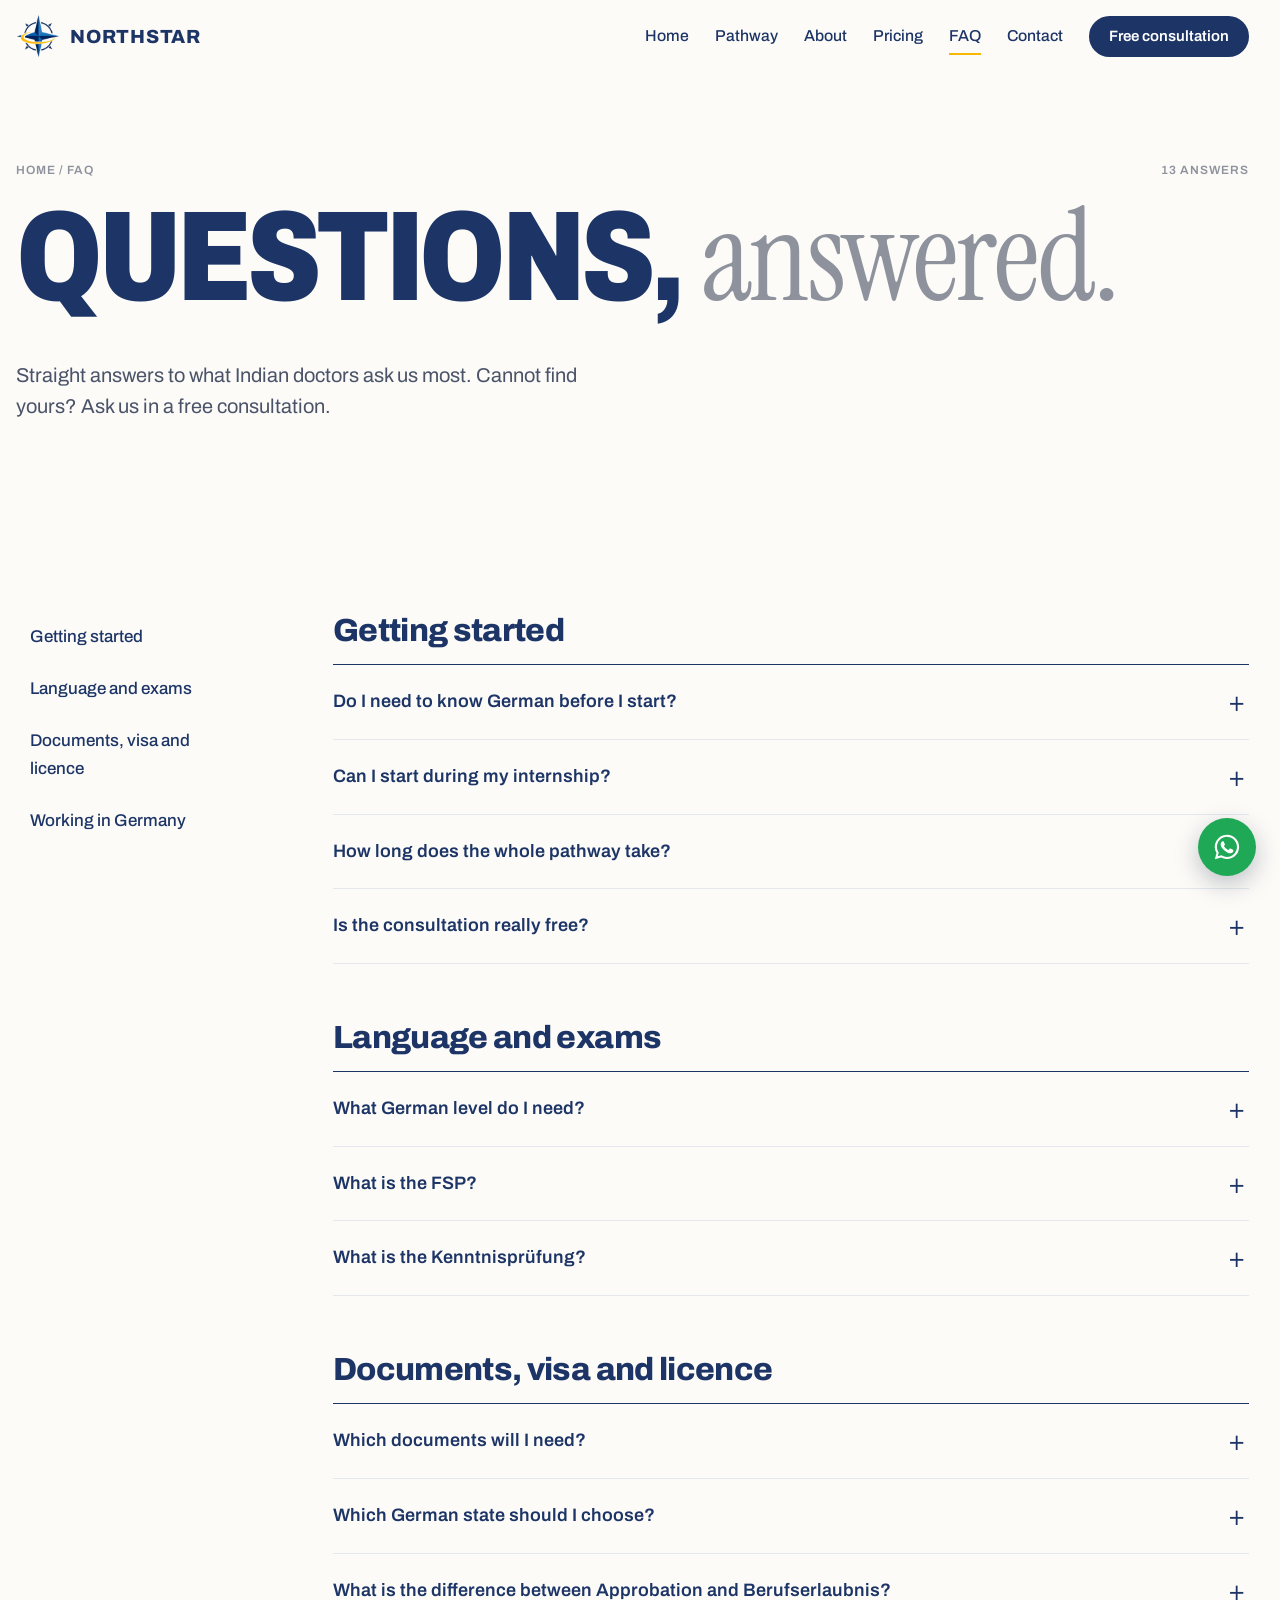
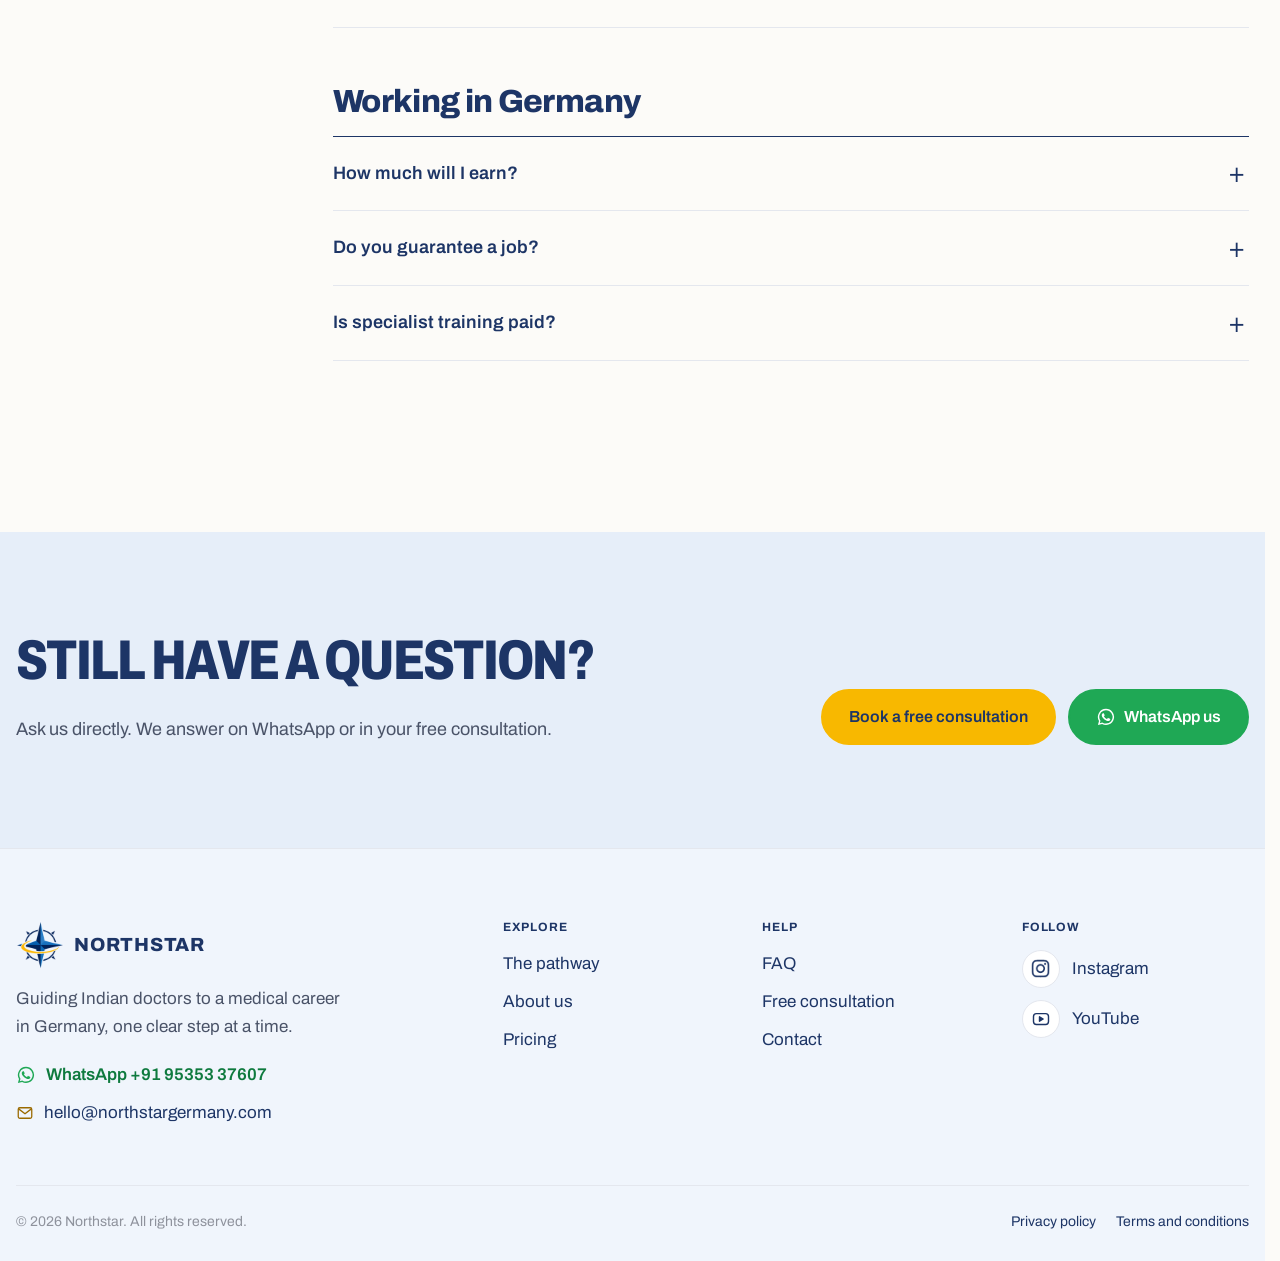
<file: faq.html>
<!doctype html>
<html lang="en">
<head>
  <meta charset="utf-8">
  <meta name="viewport" content="width=device-width, initial-scale=1">
  <title>FAQ | Northstar</title>
  <meta name="description" content="Answers to common questions from Indian doctors about German, the FSP, documents, Approbation and working in Germany.">
  <meta property="og:title" content="FAQ | Northstar">
  <meta property="og:description" content="Answers to common questions from Indian doctors about German, the FSP, documents, Approbation and working in Germany.">
  <meta property="og:type" content="website">
  
  <link rel="icon" href="assets/favicon.ico" sizes="any">
  <link rel="icon" href="assets/favicon-32.png" type="image/png" sizes="32x32">
  <link rel="apple-touch-icon" href="assets/apple-touch-icon.png">
  <meta name="theme-color" content="#FCFBF8">
  <link rel="preconnect" href="https://fonts.googleapis.com">
  <link rel="preconnect" href="https://fonts.gstatic.com" crossorigin>
  <link href="https://fonts.googleapis.com/css2?family=Archivo:wdth,wght@75..100,400..900&family=Instrument+Serif:ital@0;1&display=swap" rel="stylesheet">
  <link rel="stylesheet" href="css/style.css?v=20261109083032">
</head><body>
<a class="skip-link" href="#main">Skip to content</a>

<header class="site-header">
  <div class="container nav-row">
    <a href="index.html" class="logo" aria-label="Northstar home">
      <img src="assets/logo-mark-128.png" alt="" width="44" height="44">
      <span>Northstar</span>
    </a>
    <button class="nav-toggle" aria-expanded="false" aria-controls="site-nav">
      <span class="nav-toggle-text">Menu</span><span class="nav-toggle-icon" aria-hidden="true"><span></span><span></span></span>
    </button>
    <nav id="site-nav" class="site-nav" aria-label="Main">
      <a href="index.html">Home</a>
      <a href="pathway.html">Pathway</a>
      <a href="about.html">About</a>
      <a href="pricing.html">Pricing</a>
      <a href="faq.html" aria-current="page">FAQ</a>
      <a href="contact.html">Contact</a>
      <a href="contact.html" class="btn btn-small nav-cta">Free consultation</a>
    </nav>
  </div>
</header>
<main id="main">
<section class="page-hero">
  
  <div class="container">
    <div class="label-row"><span><a href="index.html">Home</a> / FAQ</span><span>13 answers</span></div>
    <h1 class="mega"><span class="mega-bold">Questions,</span> <span class="mega-serif">answered.</span></h1>
    <p class="lead">Straight answers to what Indian doctors ask us most. Cannot find yours? Ask us in a free consultation.</p>
  </div>
</section><section class="section"><div class="container faq-layout">
<nav class="faq-nav" aria-label="FAQ topics"><a href="#faq-0">Getting started</a><a href="#faq-1">Language and exams</a><a href="#faq-2">Documents, visa and licence</a><a href="#faq-3">Working in Germany</a></nav>
<div class="faq-groups"><div class="faq-group" id="faq-0"><h2>Getting started</h2><div class="faq"><details><summary>Do I need to know German before I start?</summary><p>No. Many doctors start from zero. We plan your route to B2, the general German level most states require, and on to medical German.</p></details><details><summary>Can I start during my internship?</summary><p>Yes, and it is a good idea. Language takes the longest, so starting early saves time later.</p></details><details><summary>How long does the whole pathway take?</summary><p>Usually between 8 months and 2 years. It depends on your starting German, how many hours you can study, your documents, exam dates and the state you apply to.</p></details><details><summary>Is the consultation really free?</summary><p>Yes. It is a one to one call where we look at your profile and suggest a plan. There is no obligation to join.</p></details></div></div><div class="faq-group" id="faq-1"><h2>Language and exams</h2><div class="faq"><details><summary>What German level do I need?</summary><p>B2 in general German, and medical German at B2 to C1 level, which is tested in the Fachsprachprüfung (FSP). See <a href="pathway.html#glossary">our glossary</a> for what the exam involves.</p></details><details><summary>What is the FSP?</summary><p>The Fachsprachprüfung is a medical German exam of about 60 to 80 minutes in three parts: taking a patient’s history (Anamnese), writing a medical report (Arztbrief) and discussing the case with another doctor. The fee is usually €400 to €600 depending on the state. FSP preparation is available with Northstar for an extra fee.</p></details><details><summary>What is the Kenntnisprüfung?</summary><p>An oral and practical exam that checks your medical knowledge against the German standard. Most doctors with a degree from outside the EU, including India, are asked to take it.</p></details></div></div><div class="faq-group" id="faq-2"><h2>Documents, visa and licence</h2><div class="faq"><details><summary>Which documents will I need?</summary><p>Usually your degree certificate, mark sheets or transcript, internship certificate, proof of registration in India, passport, CV, police clearance and a medical certificate, plus certified translations. The exact list depends on the state.</p></details><details><summary>Which German state should I choose?</summary><p>It depends on your documents, your timeline and where you want to live, because each state handles applications differently. State selection is part of the package.</p></details><details><summary>What is the difference between Approbation and Berufserlaubnis?</summary><p>The Approbation is your full, permanent licence, valid everywhere in Germany. A Berufserlaubnis is a temporary permit to work under supervision, usually for up to two years. Time worked on a Berufserlaubnis generally does not count towards your specialist training.</p></details></div></div><div class="faq-group" id="faq-3"><h2>Working in Germany</h2><div class="faq"><details><summary>How much will I earn?</summary><p>In a municipal hospital a first year resident earns about €5,700 a month gross, rising with experience and specialisation. See the salary table on our home page.</p></details><details><summary>Do you guarantee a job?</summary><p>No one honestly can. We prepare you fully and support your applications; the result depends on your licence, language level, the state and hospital openings.</p></details><details><summary>Is specialist training paid?</summary><p>Yes. Residency (Weiterbildung) in Germany is a salaried job, not a paid course.</p></details></div></div></div></div></section>
<section class="cta-band">
  <div class="container cta-band-inner">
    <div>
      <h2>Still have a question?</h2>
      <p>Ask us directly. We answer on WhatsApp or in your free consultation.</p>
    </div>
    <div class="cta-actions">
      <a href="contact.html" class="btn btn-signal">Book a free consultation</a>
      <a href="https://wa.me/919535337607" class="btn btn-wa"><svg viewBox="0 0 24 24" aria-hidden="true" class="wa-icon"><path fill="currentColor" d="M12 2.2a9.7 9.7 0 0 0-8.4 14.6L2.3 21.7l5-1.3A9.7 9.7 0 1 0 12 2.2zm0 17.7a8 8 0 0 1-4.1-1.1l-.3-.2-3 .8.8-2.9-.2-.3A8 8 0 1 1 12 19.9zm4.4-6c-.2-.1-1.4-.7-1.7-.8s-.4-.1-.5.1-.6.8-.8 1-.3.2-.5.1a6.6 6.6 0 0 1-3.3-2.9c-.2-.4.2-.4.7-1.3.1-.2 0-.3 0-.4l-.8-1.8c-.2-.5-.4-.4-.5-.4h-.5a.9.9 0 0 0-.7.3 2.8 2.8 0 0 0-.9 2.1 4.9 4.9 0 0 0 1 2.6 11.2 11.2 0 0 0 4.3 3.8c1.6.7 2.2.7 3 .6a2.6 2.6 0 0 0 1.7-1.2 2.1 2.1 0 0 0 .2-1.2c-.1-.1-.3-.2-.5-.3z"/></svg> WhatsApp us</a>
    </div>
  </div>
</section></main>

<footer class="site-footer">
  <div class="container footer-grid">
    <div class="footer-brand">
      <a href="index.html" class="logo"><img src="assets/logo-mark-128.png" alt="" width="48" height="48"><span>Northstar</span></a>
      <p>Guiding Indian doctors to a medical career in Germany, one clear step at a time.</p>
      <a class="footer-contact footer-wa" href="https://wa.me/919535337607"><svg viewBox="0 0 24 24" aria-hidden="true" class="wa-icon"><path fill="currentColor" d="M12 2.2a9.7 9.7 0 0 0-8.4 14.6L2.3 21.7l5-1.3A9.7 9.7 0 1 0 12 2.2zm0 17.7a8 8 0 0 1-4.1-1.1l-.3-.2-3 .8.8-2.9-.2-.3A8 8 0 1 1 12 19.9zm4.4-6c-.2-.1-1.4-.7-1.7-.8s-.4-.1-.5.1-.6.8-.8 1-.3.2-.5.1a6.6 6.6 0 0 1-3.3-2.9c-.2-.4.2-.4.7-1.3.1-.2 0-.3 0-.4l-.8-1.8c-.2-.5-.4-.4-.5-.4h-.5a.9.9 0 0 0-.7.3 2.8 2.8 0 0 0-.9 2.1 4.9 4.9 0 0 0 1 2.6 11.2 11.2 0 0 0 4.3 3.8c1.6.7 2.2.7 3 .6a2.6 2.6 0 0 0 1.7-1.2 2.1 2.1 0 0 0 .2-1.2c-.1-.1-.3-.2-.5-.3z"/></svg> WhatsApp +91 95353 37607</a>
      <a class="footer-contact" href="mailto:hello@northstargermany.com"><svg class="icon" viewBox="0 0 24 24" fill="none" stroke="currentColor" stroke-width="1.7" stroke-linecap="round" stroke-linejoin="round" aria-hidden="true"><rect x="3" y="5" width="18" height="14" rx="2"/><path d="M3.5 6.5L12 13l8.5-6.5"/></svg> hello@northstargermany.com</a>
    </div>
    <div>
      <h4>Explore</h4>
      <a href="pathway.html">The pathway</a>
      <a href="about.html">About us</a>
      <a href="pricing.html">Pricing</a>
    </div>
    <div>
      <h4>Help</h4>
      <a href="faq.html">FAQ</a>
      <a href="contact.html">Free consultation</a>
      <a href="contact.html#details">Contact</a>
    </div>
    <div>
      <h4>Follow</h4>
      <a class="social" href="https://www.instagram.com/indiandoctogermany" target="_blank" rel="noopener"><span class="social-icon"><span class="ig-glyph" aria-hidden="true"></span></span>Instagram</a>
      <a class="social" href="https://www.youtube.com/@indiandoctogermany" target="_blank" rel="noopener"><span class="social-icon"><svg class="icon" viewBox="0 0 24 24" fill="none" stroke="currentColor" stroke-width="1.7" stroke-linecap="round" stroke-linejoin="round" aria-hidden="true"><rect x="3" y="5.5" width="18" height="13" rx="3.5"/><path d="M10.2 9.4v5.2l4.4-2.6z" fill="currentColor"/></svg></span>YouTube</a>
    </div>
  </div>
  <div class="container footer-bottom">
    <p>© <span id="year">2026</span> Northstar. All rights reserved.</p>
    <p><a href="privacy.html">Privacy policy</a> <a href="terms.html">Terms and conditions</a></p>
  </div>
</footer>

<a class="wa-float" href="https://wa.me/919535337607" aria-label="Chat with Northstar on WhatsApp"><svg viewBox="0 0 24 24" aria-hidden="true" class="wa-icon"><path fill="currentColor" d="M12 2.2a9.7 9.7 0 0 0-8.4 14.6L2.3 21.7l5-1.3A9.7 9.7 0 1 0 12 2.2zm0 17.7a8 8 0 0 1-4.1-1.1l-.3-.2-3 .8.8-2.9-.2-.3A8 8 0 1 1 12 19.9zm4.4-6c-.2-.1-1.4-.7-1.7-.8s-.4-.1-.5.1-.6.8-.8 1-.3.2-.5.1a6.6 6.6 0 0 1-3.3-2.9c-.2-.4.2-.4.7-1.3.1-.2 0-.3 0-.4l-.8-1.8c-.2-.5-.4-.4-.5-.4h-.5a.9.9 0 0 0-.7.3 2.8 2.8 0 0 0-.9 2.1 4.9 4.9 0 0 0 1 2.6 11.2 11.2 0 0 0 4.3 3.8c1.6.7 2.2.7 3 .6a2.6 2.6 0 0 0 1.7-1.2 2.1 2.1 0 0 0 .2-1.2c-.1-.1-.3-.2-.5-.3z"/></svg></a>
<div class="mobile-bar">
  <a href="contact.html" class="btn btn-signal">Free consultation</a>
  <a href="https://wa.me/919535337607" class="btn btn-wa"><svg viewBox="0 0 24 24" aria-hidden="true" class="wa-icon"><path fill="currentColor" d="M12 2.2a9.7 9.7 0 0 0-8.4 14.6L2.3 21.7l5-1.3A9.7 9.7 0 1 0 12 2.2zm0 17.7a8 8 0 0 1-4.1-1.1l-.3-.2-3 .8.8-2.9-.2-.3A8 8 0 1 1 12 19.9zm4.4-6c-.2-.1-1.4-.7-1.7-.8s-.4-.1-.5.1-.6.8-.8 1-.3.2-.5.1a6.6 6.6 0 0 1-3.3-2.9c-.2-.4.2-.4.7-1.3.1-.2 0-.3 0-.4l-.8-1.8c-.2-.5-.4-.4-.5-.4h-.5a.9.9 0 0 0-.7.3 2.8 2.8 0 0 0-.9 2.1 4.9 4.9 0 0 0 1 2.6 11.2 11.2 0 0 0 4.3 3.8c1.6.7 2.2.7 3 .6a2.6 2.6 0 0 0 1.7-1.2 2.1 2.1 0 0 0 .2-1.2c-.1-.1-.3-.2-.5-.3z"/></svg> WhatsApp</a>
</div>

<script src="js/main.js?v=20261109083032"></script>
</body>
</html>
</file>
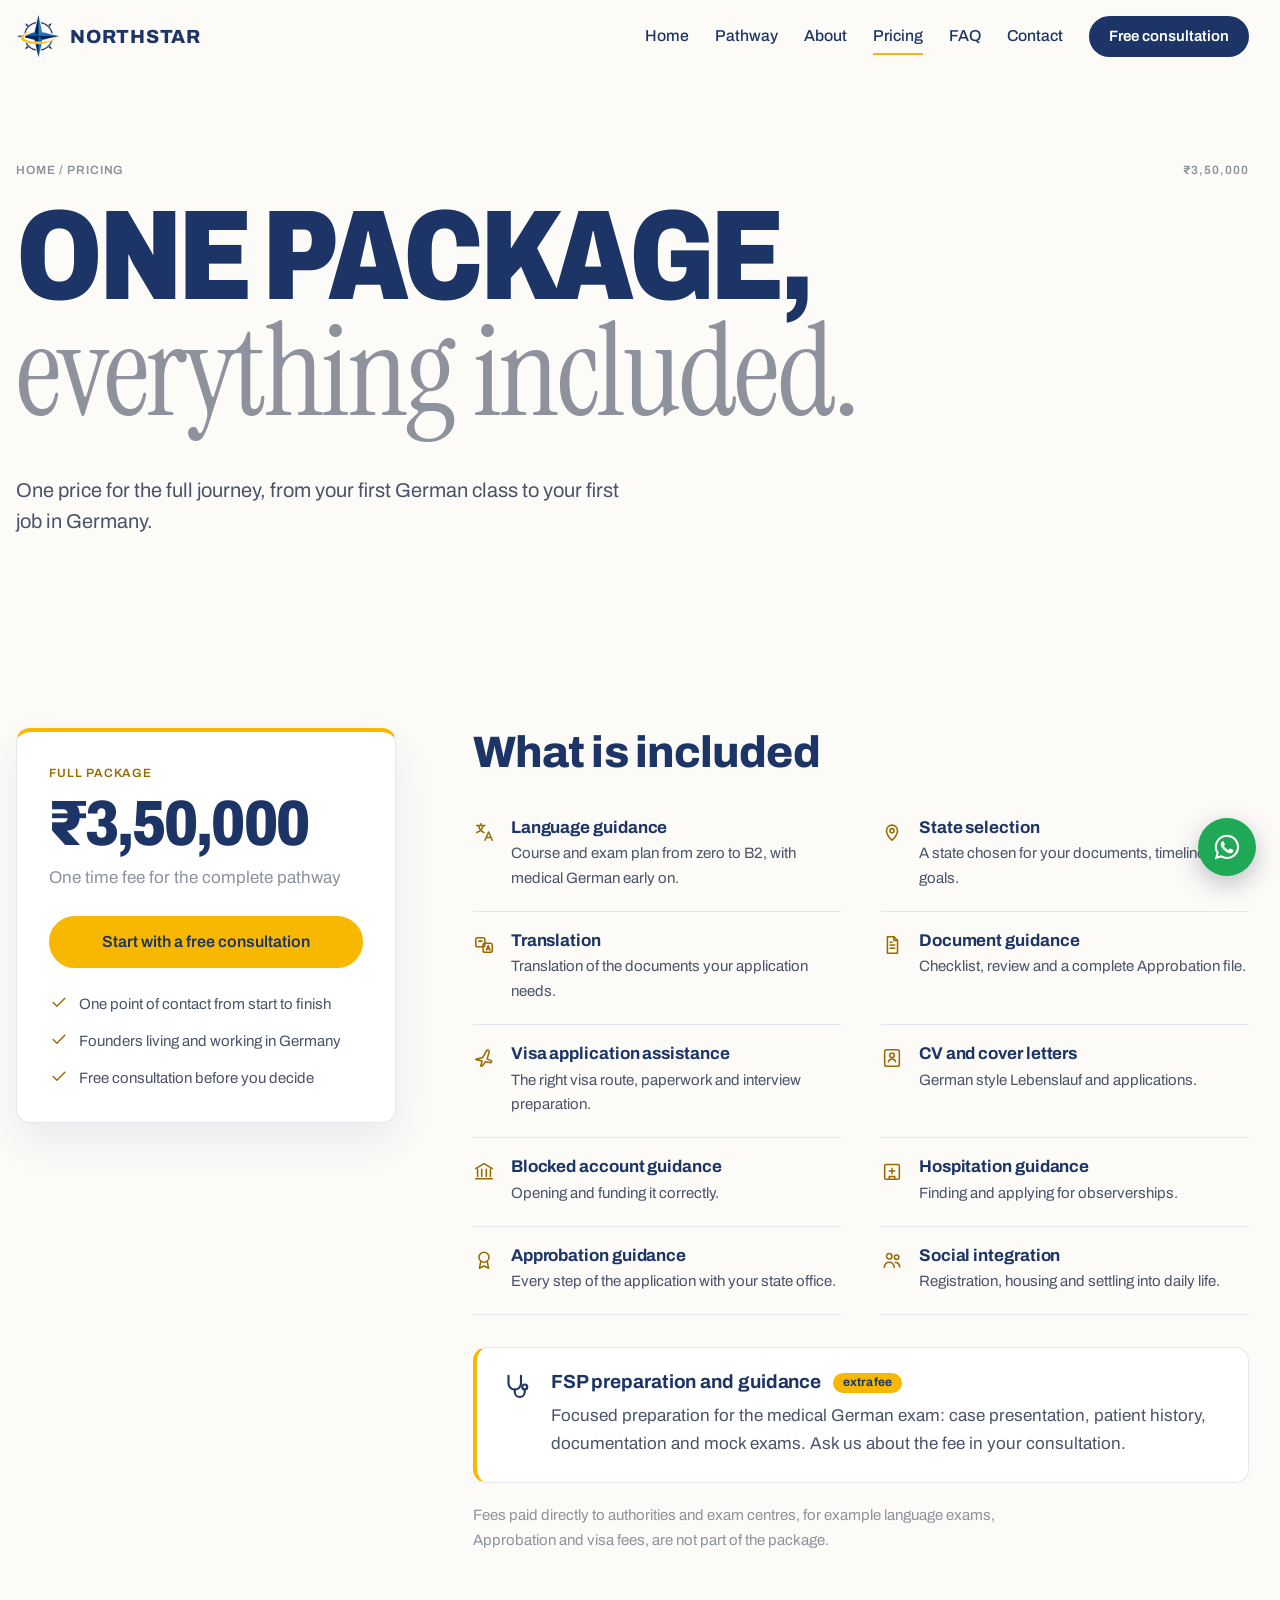
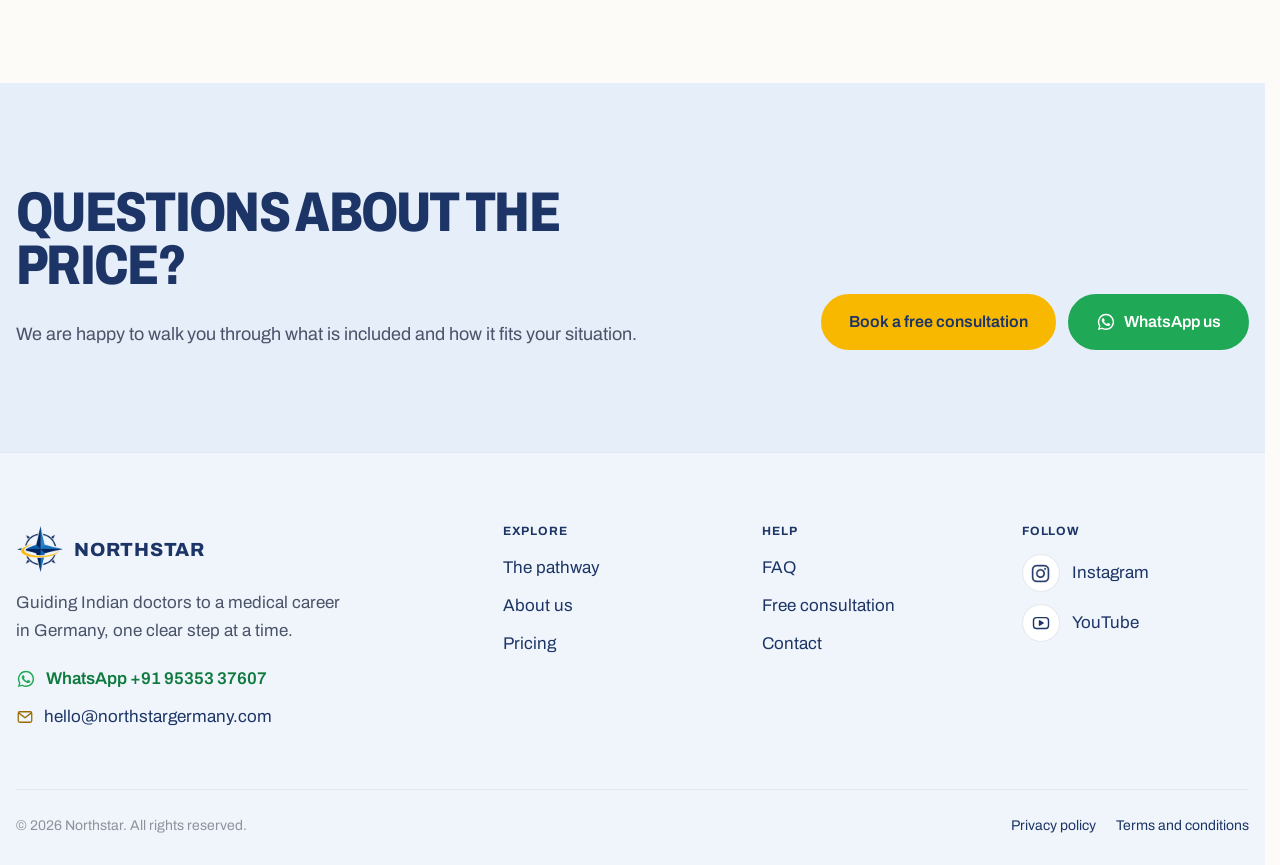
<file: pricing.html>
<!doctype html>
<html lang="en">
<head>
  <meta charset="utf-8">
  <meta name="viewport" content="width=device-width, initial-scale=1">
  <title>Pricing | Northstar</title>
  <meta name="description" content="One full package for Indian doctors moving to Germany: ₹3,50,000, from your first German class to your first job.">
  <meta property="og:title" content="Pricing | Northstar">
  <meta property="og:description" content="One full package for Indian doctors moving to Germany: ₹3,50,000, from your first German class to your first job.">
  <meta property="og:type" content="website">
  
  <link rel="icon" href="assets/favicon.ico" sizes="any">
  <link rel="icon" href="assets/favicon-32.png" type="image/png" sizes="32x32">
  <link rel="apple-touch-icon" href="assets/apple-touch-icon.png">
  <meta name="theme-color" content="#FCFBF8">
  <link rel="preconnect" href="https://fonts.googleapis.com">
  <link rel="preconnect" href="https://fonts.gstatic.com" crossorigin>
  <link href="https://fonts.googleapis.com/css2?family=Archivo:wdth,wght@75..100,400..900&family=Instrument+Serif:ital@0;1&display=swap" rel="stylesheet">
  <link rel="stylesheet" href="css/style.css?v=20261109083032">
</head><body>
<a class="skip-link" href="#main">Skip to content</a>

<header class="site-header">
  <div class="container nav-row">
    <a href="index.html" class="logo" aria-label="Northstar home">
      <img src="assets/logo-mark-128.png" alt="" width="44" height="44">
      <span>Northstar</span>
    </a>
    <button class="nav-toggle" aria-expanded="false" aria-controls="site-nav">
      <span class="nav-toggle-text">Menu</span><span class="nav-toggle-icon" aria-hidden="true"><span></span><span></span></span>
    </button>
    <nav id="site-nav" class="site-nav" aria-label="Main">
      <a href="index.html">Home</a>
      <a href="pathway.html">Pathway</a>
      <a href="about.html">About</a>
      <a href="pricing.html" aria-current="page">Pricing</a>
      <a href="faq.html">FAQ</a>
      <a href="contact.html">Contact</a>
      <a href="contact.html" class="btn btn-small nav-cta">Free consultation</a>
    </nav>
  </div>
</header>
<main id="main">
<section class="page-hero">
  
  <div class="container">
    <div class="label-row"><span><a href="index.html">Home</a> / Pricing</span><span>₹3,50,000</span></div>
    <h1 class="mega"><span class="mega-bold">One package,</span> <span class="mega-serif">everything included.</span></h1>
    <p class="lead">One price for the full journey, from your first German class to your first job in Germany.</p>
  </div>
</section>
<section class="section">
  <div class="container price-layout">
    <article class="price-card">
      <p class="price-label">Full package</p>
      <p class="price-big">₹3,50,000</p>
      <p class="muted">One time fee for the complete pathway</p>
      <a href="contact.html" class="btn btn-signal btn-block">Start with a free consultation</a>
      <ul class="price-points">
        <li><svg class="icon" viewBox="0 0 24 24" fill="none" stroke="currentColor" stroke-width="1.7" stroke-linecap="round" stroke-linejoin="round" aria-hidden="true"><path d="M5 12.5l4.5 4.5L19 7.5"/></svg> One point of contact from start to finish</li>
        <li><svg class="icon" viewBox="0 0 24 24" fill="none" stroke="currentColor" stroke-width="1.7" stroke-linecap="round" stroke-linejoin="round" aria-hidden="true"><path d="M5 12.5l4.5 4.5L19 7.5"/></svg> Founders living and working in Germany</li>
        <li><svg class="icon" viewBox="0 0 24 24" fill="none" stroke="currentColor" stroke-width="1.7" stroke-linecap="round" stroke-linejoin="round" aria-hidden="true"><path d="M5 12.5l4.5 4.5L19 7.5"/></svg> Free consultation before you decide</li>
      </ul>
    </article>
    <div class="included">
      <h2>What is included</h2>
      <ul class="inc-list">
        <li><svg class="icon" viewBox="0 0 24 24" fill="none" stroke="currentColor" stroke-width="1.7" stroke-linecap="round" stroke-linejoin="round" aria-hidden="true"><path d="M4 5h9M8.5 3v2M6 5c.6 3.4 2.6 6 6 7.5M11 5c-.6 3.4-2.8 6-7 7.5"/><path d="M13 21l4-9 4 9M14.5 18h5"/></svg><div><h3>Language guidance</h3><p>Course and exam plan from zero to B2, with medical German early on.</p></div></li><li><svg class="icon" viewBox="0 0 24 24" fill="none" stroke="currentColor" stroke-width="1.7" stroke-linecap="round" stroke-linejoin="round" aria-hidden="true"><path d="M12 21s-6-5.6-6-10.5a6 6 0 0 1 12 0C18 15.4 12 21 12 21z"/><circle cx="12" cy="10.5" r="2.2"/></svg><div><h3>State selection</h3><p>A state chosen for your documents, timeline and goals.</p></div></li><li><svg class="icon" viewBox="0 0 24 24" fill="none" stroke="currentColor" stroke-width="1.7" stroke-linecap="round" stroke-linejoin="round" aria-hidden="true"><rect x="3" y="4" width="10" height="10" rx="2"/><rect x="11" y="10" width="10" height="10" rx="2"/><path d="M6 8h4M8 7v1M14.5 17.5l2-5 2 5M15 16.3h3"/></svg><div><h3>Translation</h3><p>Translation of the documents your application needs.</p></div></li><li><svg class="icon" viewBox="0 0 24 24" fill="none" stroke="currentColor" stroke-width="1.7" stroke-linecap="round" stroke-linejoin="round" aria-hidden="true"><path d="M7 3h7l4 4v14H7z"/><path d="M14 3v4h4M10 12h5M10 15.5h5M10 9h2"/></svg><div><h3>Document guidance</h3><p>Checklist, review and a complete Approbation file.</p></div></li><li><svg class="icon" viewBox="0 0 24 24" fill="none" stroke="currentColor" stroke-width="1.7" stroke-linecap="round" stroke-linejoin="round" aria-hidden="true"><path d="M3 13.5l7.5-2L15 3.8a1.6 1.6 0 0 1 2.6 1.6L15.4 13l5.1 2.4-1 1.8-6-1-3.4 4.6H8.3l1.6-5.4-5.9-1.6z"/></svg><div><h3>Visa application assistance</h3><p>The right visa route, paperwork and interview preparation.</p></div></li><li><svg class="icon" viewBox="0 0 24 24" fill="none" stroke="currentColor" stroke-width="1.7" stroke-linecap="round" stroke-linejoin="round" aria-hidden="true"><rect x="4" y="3" width="16" height="18" rx="2"/><circle cx="12" cy="9" r="2.5"/><path d="M8 16c.8-2 2.2-3 4-3s3.2 1 4 3"/></svg><div><h3>CV and cover letters</h3><p>German style Lebenslauf and applications.</p></div></li><li><svg class="icon" viewBox="0 0 24 24" fill="none" stroke="currentColor" stroke-width="1.7" stroke-linecap="round" stroke-linejoin="round" aria-hidden="true"><path d="M3 9.5L12 4l9 5.5M5 10v8M9.5 10v8M14.5 10v8M19 10v8M3 20.5h18"/></svg><div><h3>Blocked account guidance</h3><p>Opening and funding it correctly.</p></div></li><li><svg class="icon" viewBox="0 0 24 24" fill="none" stroke="currentColor" stroke-width="1.7" stroke-linecap="round" stroke-linejoin="round" aria-hidden="true"><rect x="4" y="5" width="16" height="16" rx="1.5"/><path d="M12 9v6M9 12h6M9 21v-3h6v3"/></svg><div><h3>Hospitation guidance</h3><p>Finding and applying for observerships.</p></div></li><li><svg class="icon" viewBox="0 0 24 24" fill="none" stroke="currentColor" stroke-width="1.7" stroke-linecap="round" stroke-linejoin="round" aria-hidden="true"><circle cx="12" cy="9" r="5.5"/><path d="M8.5 13.5L7 21l5-2.5 5 2.5-1.5-7.5"/></svg><div><h3>Approbation guidance</h3><p>Every step of the application with your state office.</p></div></li><li><svg class="icon" viewBox="0 0 24 24" fill="none" stroke="currentColor" stroke-width="1.7" stroke-linecap="round" stroke-linejoin="round" aria-hidden="true"><circle cx="9" cy="8" r="3"/><path d="M3.5 20c.6-3.4 2.7-5.5 5.5-5.5s4.9 2.1 5.5 5.5"/><circle cx="17" cy="9" r="2.4"/><path d="M15.5 14.7c2.6-.3 4.4 1.6 5 4.8"/></svg><div><h3>Social integration</h3><p>Registration, housing and settling into daily life.</p></div></li>
      </ul>
      <div class="extra-box">
        <svg class="icon icon-lg" viewBox="0 0 24 24" fill="none" stroke="currentColor" stroke-width="1.7" stroke-linecap="round" stroke-linejoin="round" aria-hidden="true"><path d="M6 3v6a5 5 0 0 0 10 0V3"/><path d="M11 14v2a4 4 0 0 0 8 0v-2"/><circle cx="19" cy="12" r="2"/></svg>
        <div>
          <h3>FSP preparation and guidance <span class="extra-note">extra fee</span></h3>
          <p>Focused preparation for the medical German exam: case presentation, patient history, documentation and mock exams. Ask us about the fee in your consultation.</p>
        </div>
      </div>
      <p class="small muted">Fees paid directly to authorities and exam centres, for example language exams, Approbation and visa fees, are not part of the package.</p>
    </div>
  </div>
</section>
<section class="cta-band">
  <div class="container cta-band-inner">
    <div>
      <h2>Questions about the price?</h2>
      <p>We are happy to walk you through what is included and how it fits your situation.</p>
    </div>
    <div class="cta-actions">
      <a href="contact.html" class="btn btn-signal">Book a free consultation</a>
      <a href="https://wa.me/919535337607" class="btn btn-wa"><svg viewBox="0 0 24 24" aria-hidden="true" class="wa-icon"><path fill="currentColor" d="M12 2.2a9.7 9.7 0 0 0-8.4 14.6L2.3 21.7l5-1.3A9.7 9.7 0 1 0 12 2.2zm0 17.7a8 8 0 0 1-4.1-1.1l-.3-.2-3 .8.8-2.9-.2-.3A8 8 0 1 1 12 19.9zm4.4-6c-.2-.1-1.4-.7-1.7-.8s-.4-.1-.5.1-.6.8-.8 1-.3.2-.5.1a6.6 6.6 0 0 1-3.3-2.9c-.2-.4.2-.4.7-1.3.1-.2 0-.3 0-.4l-.8-1.8c-.2-.5-.4-.4-.5-.4h-.5a.9.9 0 0 0-.7.3 2.8 2.8 0 0 0-.9 2.1 4.9 4.9 0 0 0 1 2.6 11.2 11.2 0 0 0 4.3 3.8c1.6.7 2.2.7 3 .6a2.6 2.6 0 0 0 1.7-1.2 2.1 2.1 0 0 0 .2-1.2c-.1-.1-.3-.2-.5-.3z"/></svg> WhatsApp us</a>
    </div>
  </div>
</section></main>

<footer class="site-footer">
  <div class="container footer-grid">
    <div class="footer-brand">
      <a href="index.html" class="logo"><img src="assets/logo-mark-128.png" alt="" width="48" height="48"><span>Northstar</span></a>
      <p>Guiding Indian doctors to a medical career in Germany, one clear step at a time.</p>
      <a class="footer-contact footer-wa" href="https://wa.me/919535337607"><svg viewBox="0 0 24 24" aria-hidden="true" class="wa-icon"><path fill="currentColor" d="M12 2.2a9.7 9.7 0 0 0-8.4 14.6L2.3 21.7l5-1.3A9.7 9.7 0 1 0 12 2.2zm0 17.7a8 8 0 0 1-4.1-1.1l-.3-.2-3 .8.8-2.9-.2-.3A8 8 0 1 1 12 19.9zm4.4-6c-.2-.1-1.4-.7-1.7-.8s-.4-.1-.5.1-.6.8-.8 1-.3.2-.5.1a6.6 6.6 0 0 1-3.3-2.9c-.2-.4.2-.4.7-1.3.1-.2 0-.3 0-.4l-.8-1.8c-.2-.5-.4-.4-.5-.4h-.5a.9.9 0 0 0-.7.3 2.8 2.8 0 0 0-.9 2.1 4.9 4.9 0 0 0 1 2.6 11.2 11.2 0 0 0 4.3 3.8c1.6.7 2.2.7 3 .6a2.6 2.6 0 0 0 1.7-1.2 2.1 2.1 0 0 0 .2-1.2c-.1-.1-.3-.2-.5-.3z"/></svg> WhatsApp +91 95353 37607</a>
      <a class="footer-contact" href="mailto:hello@northstargermany.com"><svg class="icon" viewBox="0 0 24 24" fill="none" stroke="currentColor" stroke-width="1.7" stroke-linecap="round" stroke-linejoin="round" aria-hidden="true"><rect x="3" y="5" width="18" height="14" rx="2"/><path d="M3.5 6.5L12 13l8.5-6.5"/></svg> hello@northstargermany.com</a>
    </div>
    <div>
      <h4>Explore</h4>
      <a href="pathway.html">The pathway</a>
      <a href="about.html">About us</a>
      <a href="pricing.html">Pricing</a>
    </div>
    <div>
      <h4>Help</h4>
      <a href="faq.html">FAQ</a>
      <a href="contact.html">Free consultation</a>
      <a href="contact.html#details">Contact</a>
    </div>
    <div>
      <h4>Follow</h4>
      <a class="social" href="https://www.instagram.com/indiandoctogermany" target="_blank" rel="noopener"><span class="social-icon"><span class="ig-glyph" aria-hidden="true"></span></span>Instagram</a>
      <a class="social" href="https://www.youtube.com/@indiandoctogermany" target="_blank" rel="noopener"><span class="social-icon"><svg class="icon" viewBox="0 0 24 24" fill="none" stroke="currentColor" stroke-width="1.7" stroke-linecap="round" stroke-linejoin="round" aria-hidden="true"><rect x="3" y="5.5" width="18" height="13" rx="3.5"/><path d="M10.2 9.4v5.2l4.4-2.6z" fill="currentColor"/></svg></span>YouTube</a>
    </div>
  </div>
  <div class="container footer-bottom">
    <p>© <span id="year">2026</span> Northstar. All rights reserved.</p>
    <p><a href="privacy.html">Privacy policy</a> <a href="terms.html">Terms and conditions</a></p>
  </div>
</footer>

<a class="wa-float" href="https://wa.me/919535337607" aria-label="Chat with Northstar on WhatsApp"><svg viewBox="0 0 24 24" aria-hidden="true" class="wa-icon"><path fill="currentColor" d="M12 2.2a9.7 9.7 0 0 0-8.4 14.6L2.3 21.7l5-1.3A9.7 9.7 0 1 0 12 2.2zm0 17.7a8 8 0 0 1-4.1-1.1l-.3-.2-3 .8.8-2.9-.2-.3A8 8 0 1 1 12 19.9zm4.4-6c-.2-.1-1.4-.7-1.7-.8s-.4-.1-.5.1-.6.8-.8 1-.3.2-.5.1a6.6 6.6 0 0 1-3.3-2.9c-.2-.4.2-.4.7-1.3.1-.2 0-.3 0-.4l-.8-1.8c-.2-.5-.4-.4-.5-.4h-.5a.9.9 0 0 0-.7.3 2.8 2.8 0 0 0-.9 2.1 4.9 4.9 0 0 0 1 2.6 11.2 11.2 0 0 0 4.3 3.8c1.6.7 2.2.7 3 .6a2.6 2.6 0 0 0 1.7-1.2 2.1 2.1 0 0 0 .2-1.2c-.1-.1-.3-.2-.5-.3z"/></svg></a>
<div class="mobile-bar">
  <a href="contact.html" class="btn btn-signal">Free consultation</a>
  <a href="https://wa.me/919535337607" class="btn btn-wa"><svg viewBox="0 0 24 24" aria-hidden="true" class="wa-icon"><path fill="currentColor" d="M12 2.2a9.7 9.7 0 0 0-8.4 14.6L2.3 21.7l5-1.3A9.7 9.7 0 1 0 12 2.2zm0 17.7a8 8 0 0 1-4.1-1.1l-.3-.2-3 .8.8-2.9-.2-.3A8 8 0 1 1 12 19.9zm4.4-6c-.2-.1-1.4-.7-1.7-.8s-.4-.1-.5.1-.6.8-.8 1-.3.2-.5.1a6.6 6.6 0 0 1-3.3-2.9c-.2-.4.2-.4.7-1.3.1-.2 0-.3 0-.4l-.8-1.8c-.2-.5-.4-.4-.5-.4h-.5a.9.9 0 0 0-.7.3 2.8 2.8 0 0 0-.9 2.1 4.9 4.9 0 0 0 1 2.6 11.2 11.2 0 0 0 4.3 3.8c1.6.7 2.2.7 3 .6a2.6 2.6 0 0 0 1.7-1.2 2.1 2.1 0 0 0 .2-1.2c-.1-.1-.3-.2-.5-.3z"/></svg> WhatsApp</a>
</div>

<script src="js/main.js?v=20261109083032"></script>
</body>
</html>
</file>
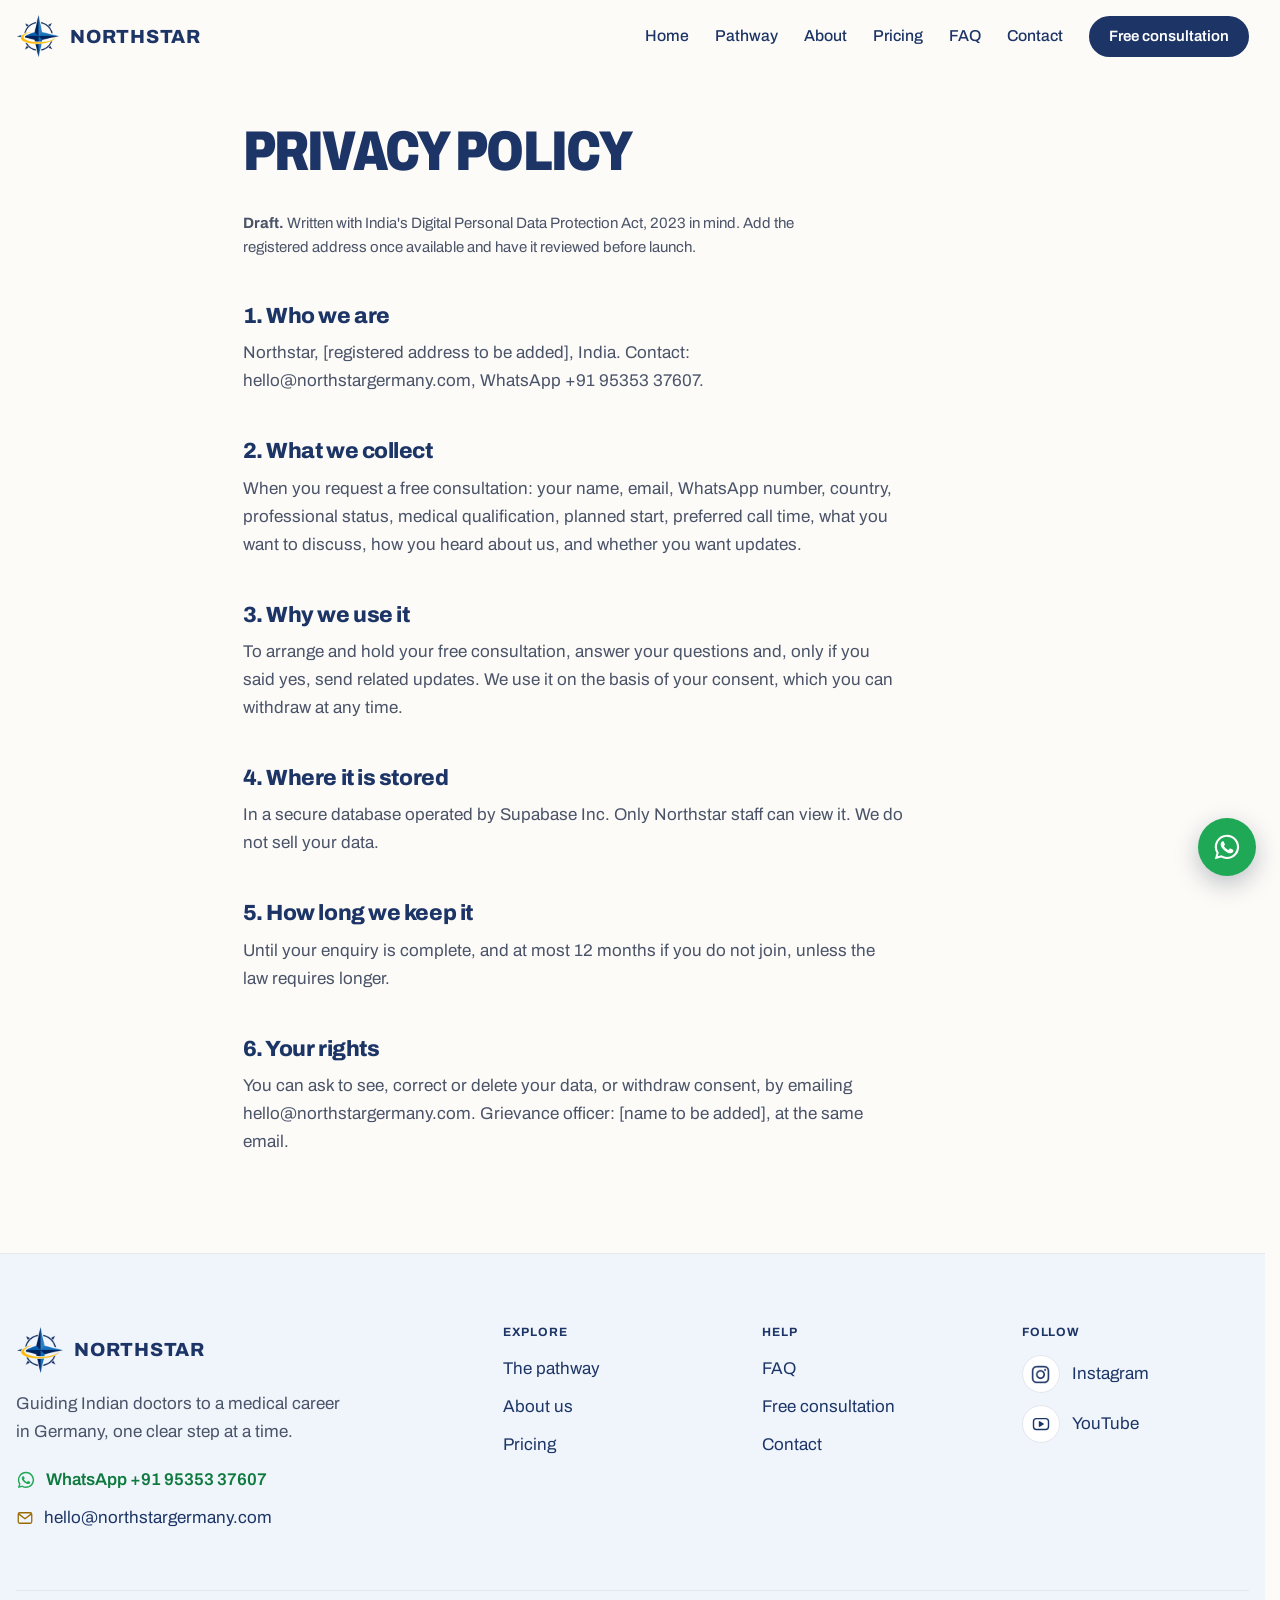
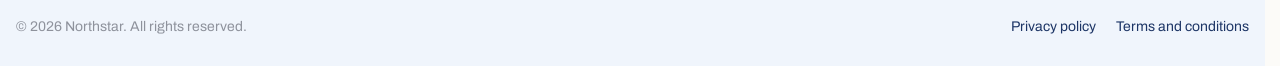
<file: privacy.html>
<!doctype html>
<html lang="en">
<head>
  <meta charset="utf-8">
  <meta name="viewport" content="width=device-width, initial-scale=1">
  <title>Privacy policy | Northstar</title>
  <meta name="description" content="Northstar privacy policy.">
  <meta property="og:title" content="Privacy policy | Northstar">
  <meta property="og:description" content="Northstar privacy policy.">
  <meta property="og:type" content="website">
  <meta name="robots" content="noindex">
  <link rel="icon" href="assets/favicon.ico" sizes="any">
  <link rel="icon" href="assets/favicon-32.png" type="image/png" sizes="32x32">
  <link rel="apple-touch-icon" href="assets/apple-touch-icon.png">
  <meta name="theme-color" content="#FCFBF8">
  <link rel="preconnect" href="https://fonts.googleapis.com">
  <link rel="preconnect" href="https://fonts.gstatic.com" crossorigin>
  <link href="https://fonts.googleapis.com/css2?family=Archivo:wdth,wght@75..100,400..900&family=Instrument+Serif:ital@0;1&display=swap" rel="stylesheet">
  <link rel="stylesheet" href="css/style.css?v=20261109083032">
</head><body>
<a class="skip-link" href="#main">Skip to content</a>

<header class="site-header">
  <div class="container nav-row">
    <a href="index.html" class="logo" aria-label="Northstar home">
      <img src="assets/logo-mark-128.png" alt="" width="44" height="44">
      <span>Northstar</span>
    </a>
    <button class="nav-toggle" aria-expanded="false" aria-controls="site-nav">
      <span class="nav-toggle-text">Menu</span><span class="nav-toggle-icon" aria-hidden="true"><span></span><span></span></span>
    </button>
    <nav id="site-nav" class="site-nav" aria-label="Main">
      <a href="index.html">Home</a>
      <a href="pathway.html">Pathway</a>
      <a href="about.html">About</a>
      <a href="pricing.html">Pricing</a>
      <a href="faq.html">FAQ</a>
      <a href="contact.html">Contact</a>
      <a href="contact.html" class="btn btn-small nav-cta">Free consultation</a>
    </nav>
  </div>
</header>
<main id="main" class="container narrow legal">
  
  <h1>Privacy policy</h1>
  <p class="small"><strong>Draft.</strong> Written with India's Digital Personal Data Protection Act, 2023 in mind. Add the registered address once available and have it reviewed before launch.</p>

  <h2>1. Who we are</h2>
  <p>Northstar, [registered address to be added], India. Contact: hello@northstargermany.com, WhatsApp +91 95353 37607.</p>

  <h2>2. What we collect</h2>
  <p>When you request a free consultation: your name, email, WhatsApp number, country, professional status, medical qualification, planned start, preferred call time, what you want to discuss, how you heard about us, and whether you want updates.</p>

  <h2>3. Why we use it</h2>
  <p>To arrange and hold your free consultation, answer your questions and, only if you said yes, send related updates. We use it on the basis of your consent, which you can withdraw at any time.</p>

  <h2>4. Where it is stored</h2>
  <p>In a secure database operated by Supabase Inc. Only Northstar staff can view it. We do not sell your data.</p>

  <h2>5. How long we keep it</h2>
  <p>Until your enquiry is complete, and at most 12 months if you do not join, unless the law requires longer.</p>

  <h2>6. Your rights</h2>
  <p>You can ask to see, correct or delete your data, or withdraw consent, by emailing hello@northstargermany.com. Grievance officer: [name to be added], at the same email.</p>
</main>

<footer class="site-footer">
  <div class="container footer-grid">
    <div class="footer-brand">
      <a href="index.html" class="logo"><img src="assets/logo-mark-128.png" alt="" width="48" height="48"><span>Northstar</span></a>
      <p>Guiding Indian doctors to a medical career in Germany, one clear step at a time.</p>
      <a class="footer-contact footer-wa" href="https://wa.me/919535337607"><svg viewBox="0 0 24 24" aria-hidden="true" class="wa-icon"><path fill="currentColor" d="M12 2.2a9.7 9.7 0 0 0-8.4 14.6L2.3 21.7l5-1.3A9.7 9.7 0 1 0 12 2.2zm0 17.7a8 8 0 0 1-4.1-1.1l-.3-.2-3 .8.8-2.9-.2-.3A8 8 0 1 1 12 19.9zm4.4-6c-.2-.1-1.4-.7-1.7-.8s-.4-.1-.5.1-.6.8-.8 1-.3.2-.5.1a6.6 6.6 0 0 1-3.3-2.9c-.2-.4.2-.4.7-1.3.1-.2 0-.3 0-.4l-.8-1.8c-.2-.5-.4-.4-.5-.4h-.5a.9.9 0 0 0-.7.3 2.8 2.8 0 0 0-.9 2.1 4.9 4.9 0 0 0 1 2.6 11.2 11.2 0 0 0 4.3 3.8c1.6.7 2.2.7 3 .6a2.6 2.6 0 0 0 1.7-1.2 2.1 2.1 0 0 0 .2-1.2c-.1-.1-.3-.2-.5-.3z"/></svg> WhatsApp +91 95353 37607</a>
      <a class="footer-contact" href="mailto:hello@northstargermany.com"><svg class="icon" viewBox="0 0 24 24" fill="none" stroke="currentColor" stroke-width="1.7" stroke-linecap="round" stroke-linejoin="round" aria-hidden="true"><rect x="3" y="5" width="18" height="14" rx="2"/><path d="M3.5 6.5L12 13l8.5-6.5"/></svg> hello@northstargermany.com</a>
    </div>
    <div>
      <h4>Explore</h4>
      <a href="pathway.html">The pathway</a>
      <a href="about.html">About us</a>
      <a href="pricing.html">Pricing</a>
    </div>
    <div>
      <h4>Help</h4>
      <a href="faq.html">FAQ</a>
      <a href="contact.html">Free consultation</a>
      <a href="contact.html#details">Contact</a>
    </div>
    <div>
      <h4>Follow</h4>
      <a class="social" href="https://www.instagram.com/indiandoctogermany" target="_blank" rel="noopener"><span class="social-icon"><span class="ig-glyph" aria-hidden="true"></span></span>Instagram</a>
      <a class="social" href="https://www.youtube.com/@indiandoctogermany" target="_blank" rel="noopener"><span class="social-icon"><svg class="icon" viewBox="0 0 24 24" fill="none" stroke="currentColor" stroke-width="1.7" stroke-linecap="round" stroke-linejoin="round" aria-hidden="true"><rect x="3" y="5.5" width="18" height="13" rx="3.5"/><path d="M10.2 9.4v5.2l4.4-2.6z" fill="currentColor"/></svg></span>YouTube</a>
    </div>
  </div>
  <div class="container footer-bottom">
    <p>© <span id="year">2026</span> Northstar. All rights reserved.</p>
    <p><a href="privacy.html">Privacy policy</a> <a href="terms.html">Terms and conditions</a></p>
  </div>
</footer>

<a class="wa-float" href="https://wa.me/919535337607" aria-label="Chat with Northstar on WhatsApp"><svg viewBox="0 0 24 24" aria-hidden="true" class="wa-icon"><path fill="currentColor" d="M12 2.2a9.7 9.7 0 0 0-8.4 14.6L2.3 21.7l5-1.3A9.7 9.7 0 1 0 12 2.2zm0 17.7a8 8 0 0 1-4.1-1.1l-.3-.2-3 .8.8-2.9-.2-.3A8 8 0 1 1 12 19.9zm4.4-6c-.2-.1-1.4-.7-1.7-.8s-.4-.1-.5.1-.6.8-.8 1-.3.2-.5.1a6.6 6.6 0 0 1-3.3-2.9c-.2-.4.2-.4.7-1.3.1-.2 0-.3 0-.4l-.8-1.8c-.2-.5-.4-.4-.5-.4h-.5a.9.9 0 0 0-.7.3 2.8 2.8 0 0 0-.9 2.1 4.9 4.9 0 0 0 1 2.6 11.2 11.2 0 0 0 4.3 3.8c1.6.7 2.2.7 3 .6a2.6 2.6 0 0 0 1.7-1.2 2.1 2.1 0 0 0 .2-1.2c-.1-.1-.3-.2-.5-.3z"/></svg></a>
<div class="mobile-bar">
  <a href="contact.html" class="btn btn-signal">Free consultation</a>
  <a href="https://wa.me/919535337607" class="btn btn-wa"><svg viewBox="0 0 24 24" aria-hidden="true" class="wa-icon"><path fill="currentColor" d="M12 2.2a9.7 9.7 0 0 0-8.4 14.6L2.3 21.7l5-1.3A9.7 9.7 0 1 0 12 2.2zm0 17.7a8 8 0 0 1-4.1-1.1l-.3-.2-3 .8.8-2.9-.2-.3A8 8 0 1 1 12 19.9zm4.4-6c-.2-.1-1.4-.7-1.7-.8s-.4-.1-.5.1-.6.8-.8 1-.3.2-.5.1a6.6 6.6 0 0 1-3.3-2.9c-.2-.4.2-.4.7-1.3.1-.2 0-.3 0-.4l-.8-1.8c-.2-.5-.4-.4-.5-.4h-.5a.9.9 0 0 0-.7.3 2.8 2.8 0 0 0-.9 2.1 4.9 4.9 0 0 0 1 2.6 11.2 11.2 0 0 0 4.3 3.8c1.6.7 2.2.7 3 .6a2.6 2.6 0 0 0 1.7-1.2 2.1 2.1 0 0 0 .2-1.2c-.1-.1-.3-.2-.5-.3z"/></svg> WhatsApp</a>
</div>

<script src="js/main.js?v=20261109083032"></script>
</body>
</html>
</file>
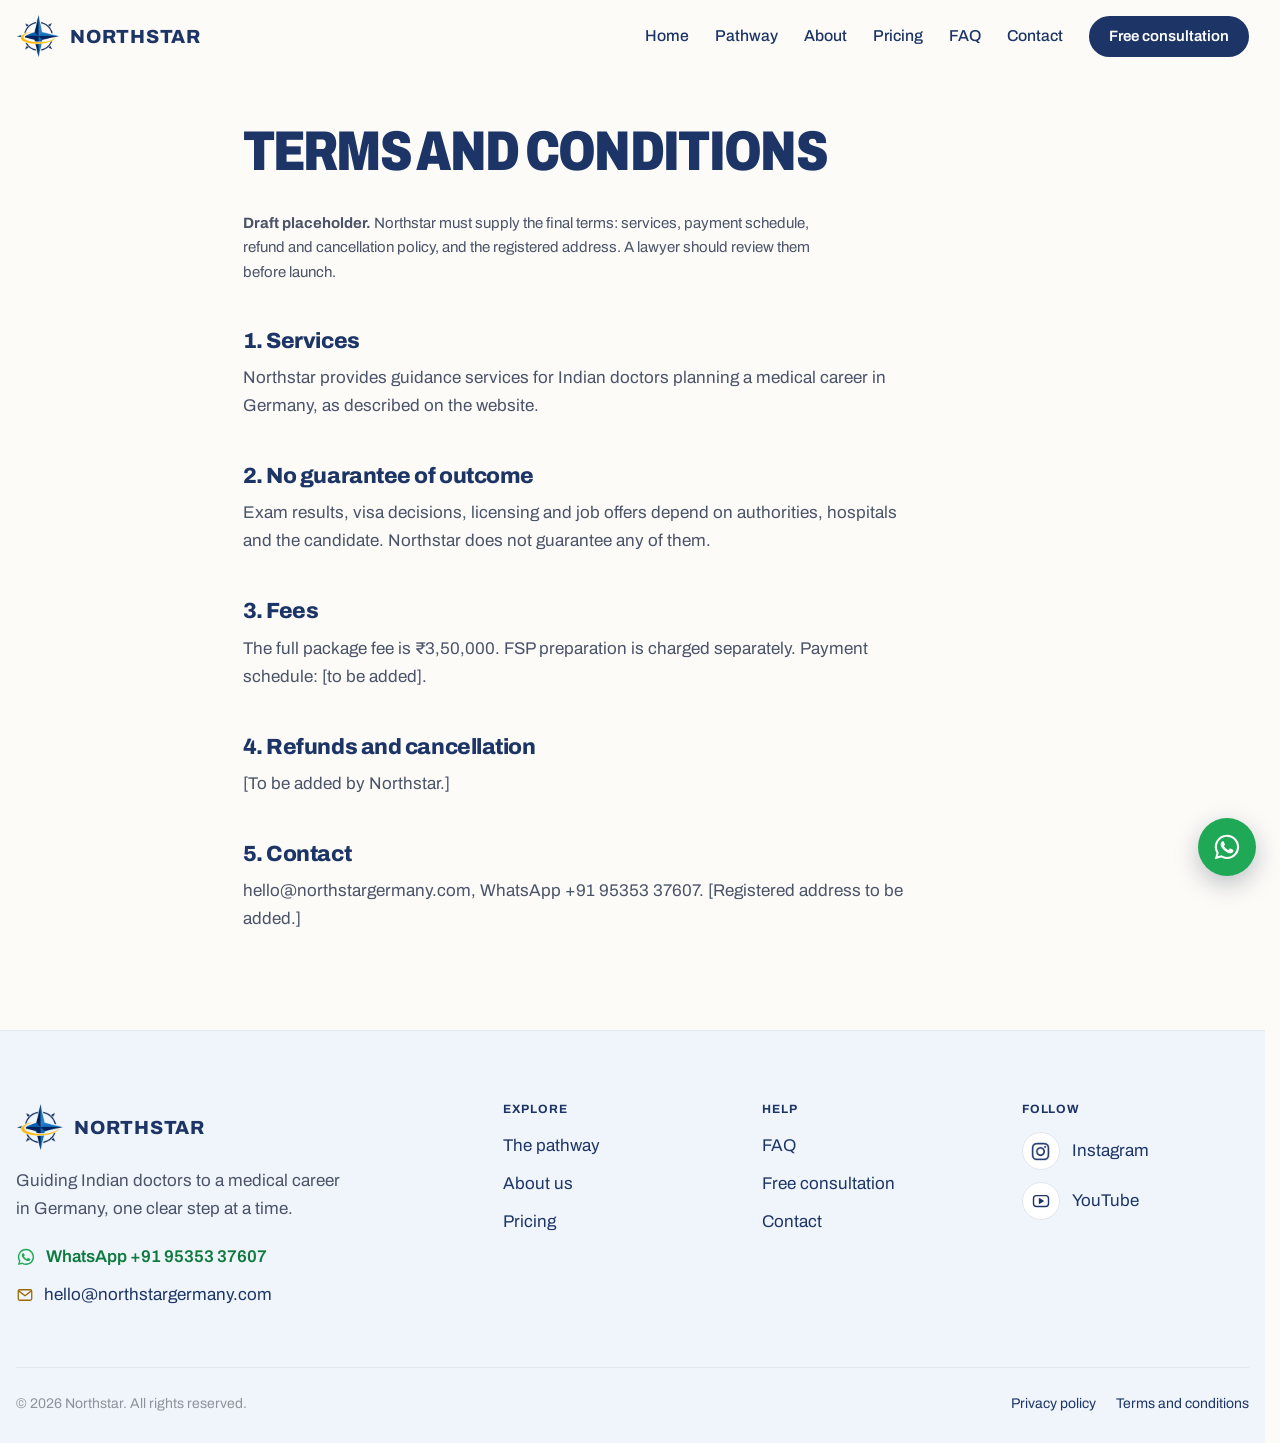
<file: terms.html>
<!doctype html>
<html lang="en">
<head>
  <meta charset="utf-8">
  <meta name="viewport" content="width=device-width, initial-scale=1">
  <title>Terms and conditions | Northstar</title>
  <meta name="description" content="Northstar terms and conditions.">
  <meta property="og:title" content="Terms and conditions | Northstar">
  <meta property="og:description" content="Northstar terms and conditions.">
  <meta property="og:type" content="website">
  <meta name="robots" content="noindex">
  <link rel="icon" href="assets/favicon.ico" sizes="any">
  <link rel="icon" href="assets/favicon-32.png" type="image/png" sizes="32x32">
  <link rel="apple-touch-icon" href="assets/apple-touch-icon.png">
  <meta name="theme-color" content="#FCFBF8">
  <link rel="preconnect" href="https://fonts.googleapis.com">
  <link rel="preconnect" href="https://fonts.gstatic.com" crossorigin>
  <link href="https://fonts.googleapis.com/css2?family=Archivo:wdth,wght@75..100,400..900&family=Instrument+Serif:ital@0;1&display=swap" rel="stylesheet">
  <link rel="stylesheet" href="css/style.css?v=20261109083032">
</head><body>
<a class="skip-link" href="#main">Skip to content</a>

<header class="site-header">
  <div class="container nav-row">
    <a href="index.html" class="logo" aria-label="Northstar home">
      <img src="assets/logo-mark-128.png" alt="" width="44" height="44">
      <span>Northstar</span>
    </a>
    <button class="nav-toggle" aria-expanded="false" aria-controls="site-nav">
      <span class="nav-toggle-text">Menu</span><span class="nav-toggle-icon" aria-hidden="true"><span></span><span></span></span>
    </button>
    <nav id="site-nav" class="site-nav" aria-label="Main">
      <a href="index.html">Home</a>
      <a href="pathway.html">Pathway</a>
      <a href="about.html">About</a>
      <a href="pricing.html">Pricing</a>
      <a href="faq.html">FAQ</a>
      <a href="contact.html">Contact</a>
      <a href="contact.html" class="btn btn-small nav-cta">Free consultation</a>
    </nav>
  </div>
</header>
<main id="main" class="container narrow legal">
  
  <h1>Terms and conditions</h1>
  <p class="small"><strong>Draft placeholder.</strong> Northstar must supply the final terms: services, payment schedule, refund and cancellation policy, and the registered address. A lawyer should review them before launch.</p>

  <h2>1. Services</h2>
  <p>Northstar provides guidance services for Indian doctors planning a medical career in Germany, as described on the website.</p>

  <h2>2. No guarantee of outcome</h2>
  <p>Exam results, visa decisions, licensing and job offers depend on authorities, hospitals and the candidate. Northstar does not guarantee any of them.</p>

  <h2>3. Fees</h2>
  <p>The full package fee is ₹3,50,000. FSP preparation is charged separately. Payment schedule: [to be added].</p>

  <h2>4. Refunds and cancellation</h2>
  <p>[To be added by Northstar.]</p>

  <h2>5. Contact</h2>
  <p>hello@northstargermany.com, WhatsApp +91 95353 37607. [Registered address to be added.]</p>
</main>

<footer class="site-footer">
  <div class="container footer-grid">
    <div class="footer-brand">
      <a href="index.html" class="logo"><img src="assets/logo-mark-128.png" alt="" width="48" height="48"><span>Northstar</span></a>
      <p>Guiding Indian doctors to a medical career in Germany, one clear step at a time.</p>
      <a class="footer-contact footer-wa" href="https://wa.me/919535337607"><svg viewBox="0 0 24 24" aria-hidden="true" class="wa-icon"><path fill="currentColor" d="M12 2.2a9.7 9.7 0 0 0-8.4 14.6L2.3 21.7l5-1.3A9.7 9.7 0 1 0 12 2.2zm0 17.7a8 8 0 0 1-4.1-1.1l-.3-.2-3 .8.8-2.9-.2-.3A8 8 0 1 1 12 19.9zm4.4-6c-.2-.1-1.4-.7-1.7-.8s-.4-.1-.5.1-.6.8-.8 1-.3.2-.5.1a6.6 6.6 0 0 1-3.3-2.9c-.2-.4.2-.4.7-1.3.1-.2 0-.3 0-.4l-.8-1.8c-.2-.5-.4-.4-.5-.4h-.5a.9.9 0 0 0-.7.3 2.8 2.8 0 0 0-.9 2.1 4.9 4.9 0 0 0 1 2.6 11.2 11.2 0 0 0 4.3 3.8c1.6.7 2.2.7 3 .6a2.6 2.6 0 0 0 1.7-1.2 2.1 2.1 0 0 0 .2-1.2c-.1-.1-.3-.2-.5-.3z"/></svg> WhatsApp +91 95353 37607</a>
      <a class="footer-contact" href="mailto:hello@northstargermany.com"><svg class="icon" viewBox="0 0 24 24" fill="none" stroke="currentColor" stroke-width="1.7" stroke-linecap="round" stroke-linejoin="round" aria-hidden="true"><rect x="3" y="5" width="18" height="14" rx="2"/><path d="M3.5 6.5L12 13l8.5-6.5"/></svg> hello@northstargermany.com</a>
    </div>
    <div>
      <h4>Explore</h4>
      <a href="pathway.html">The pathway</a>
      <a href="about.html">About us</a>
      <a href="pricing.html">Pricing</a>
    </div>
    <div>
      <h4>Help</h4>
      <a href="faq.html">FAQ</a>
      <a href="contact.html">Free consultation</a>
      <a href="contact.html#details">Contact</a>
    </div>
    <div>
      <h4>Follow</h4>
      <a class="social" href="https://www.instagram.com/indiandoctogermany" target="_blank" rel="noopener"><span class="social-icon"><span class="ig-glyph" aria-hidden="true"></span></span>Instagram</a>
      <a class="social" href="https://www.youtube.com/@indiandoctogermany" target="_blank" rel="noopener"><span class="social-icon"><svg class="icon" viewBox="0 0 24 24" fill="none" stroke="currentColor" stroke-width="1.7" stroke-linecap="round" stroke-linejoin="round" aria-hidden="true"><rect x="3" y="5.5" width="18" height="13" rx="3.5"/><path d="M10.2 9.4v5.2l4.4-2.6z" fill="currentColor"/></svg></span>YouTube</a>
    </div>
  </div>
  <div class="container footer-bottom">
    <p>© <span id="year">2026</span> Northstar. All rights reserved.</p>
    <p><a href="privacy.html">Privacy policy</a> <a href="terms.html">Terms and conditions</a></p>
  </div>
</footer>

<a class="wa-float" href="https://wa.me/919535337607" aria-label="Chat with Northstar on WhatsApp"><svg viewBox="0 0 24 24" aria-hidden="true" class="wa-icon"><path fill="currentColor" d="M12 2.2a9.7 9.7 0 0 0-8.4 14.6L2.3 21.7l5-1.3A9.7 9.7 0 1 0 12 2.2zm0 17.7a8 8 0 0 1-4.1-1.1l-.3-.2-3 .8.8-2.9-.2-.3A8 8 0 1 1 12 19.9zm4.4-6c-.2-.1-1.4-.7-1.7-.8s-.4-.1-.5.1-.6.8-.8 1-.3.2-.5.1a6.6 6.6 0 0 1-3.3-2.9c-.2-.4.2-.4.7-1.3.1-.2 0-.3 0-.4l-.8-1.8c-.2-.5-.4-.4-.5-.4h-.5a.9.9 0 0 0-.7.3 2.8 2.8 0 0 0-.9 2.1 4.9 4.9 0 0 0 1 2.6 11.2 11.2 0 0 0 4.3 3.8c1.6.7 2.2.7 3 .6a2.6 2.6 0 0 0 1.7-1.2 2.1 2.1 0 0 0 .2-1.2c-.1-.1-.3-.2-.5-.3z"/></svg></a>
<div class="mobile-bar">
  <a href="contact.html" class="btn btn-signal">Free consultation</a>
  <a href="https://wa.me/919535337607" class="btn btn-wa"><svg viewBox="0 0 24 24" aria-hidden="true" class="wa-icon"><path fill="currentColor" d="M12 2.2a9.7 9.7 0 0 0-8.4 14.6L2.3 21.7l5-1.3A9.7 9.7 0 1 0 12 2.2zm0 17.7a8 8 0 0 1-4.1-1.1l-.3-.2-3 .8.8-2.9-.2-.3A8 8 0 1 1 12 19.9zm4.4-6c-.2-.1-1.4-.7-1.7-.8s-.4-.1-.5.1-.6.8-.8 1-.3.2-.5.1a6.6 6.6 0 0 1-3.3-2.9c-.2-.4.2-.4.7-1.3.1-.2 0-.3 0-.4l-.8-1.8c-.2-.5-.4-.4-.5-.4h-.5a.9.9 0 0 0-.7.3 2.8 2.8 0 0 0-.9 2.1 4.9 4.9 0 0 0 1 2.6 11.2 11.2 0 0 0 4.3 3.8c1.6.7 2.2.7 3 .6a2.6 2.6 0 0 0 1.7-1.2 2.1 2.1 0 0 0 .2-1.2c-.1-.1-.3-.2-.5-.3z"/></svg> WhatsApp</a>
</div>

<script src="js/main.js?v=20261109083032"></script>
</body>
</html>
</file>
<file: css/style.css>
/* =========================================================
   NORTHSTAR, style sheet
   Editorial headlines (bold caps + serif) on a paper background,
   with clear, clinical layouts for information.
   ========================================================= */

/* ---------- 1. Design tokens: change colours and fonts here ---------- */
:root {
  --paper:   #FCFBF8;   /* page background: soft off white */
  --white:   #FFFFFF;
  --ink:     #1D3566;   /* softer Northstar navy: headings and main text */
  --text:    #4A5368;   /* body text */
  --muted:   #8E929C;   /* faded serif words, captions */
  --line:    #E4E7EE;   /* borders */
  --action:  #1D3566;   /* main buttons: Northstar navy */
  --accent:  #9A6A00;   /* deep gold for icons and small highlights (readable on paper) */
  --tint:    #FDF3D6;   /* soft gold background for selected answers */
  --star:    #F8B800;   /* logo gold, used sparingly */
  --night:   #071533;   /* only behind the large photo */
  --sky:     #F0F5FC;   /* light blue sections, from the logo blue */
  --sky-2:   #E6EEF9;   /* slightly deeper light blue */

  --sans:  "Archivo", system-ui, sans-serif;
  --serif: "Instrument Serif", Georgia, serif;

  --max: 1240px;
  --r: 14px;
}

/* ---------- 2. Base ---------- */
*, *::before, *::after { box-sizing: border-box; }
html { scroll-behavior: smooth; scroll-padding-top: 90px; -webkit-text-size-adjust: 100%; scrollbar-gutter: stable; }
body {
  margin: 0;
  background: var(--paper);
  color: var(--text);
  font: 400 1.0625rem/1.65 var(--sans);
  -webkit-font-smoothing: antialiased;
}
img { max-width: 100%; display: block; }
a { color: var(--ink); text-decoration-color: var(--star); text-decoration-thickness: 2px; text-underline-offset: 3px; }
h1, h2, h3, h4 { color: var(--ink); font-family: var(--sans); line-height: 1.1; margin: 0 0 .5em; }
h2 { font-size: clamp(1.75rem, 3.6vw, 2.75rem); font-weight: 800; letter-spacing: -.02em; }
h3 { font-size: 1.1875rem; font-weight: 700; letter-spacing: -.005em; }
p  { margin: 0 0 1em; max-width: 66ch; }

.container { width: min(var(--max), 100% - 32px); margin-inline: auto; }
.narrow { max-width: 780px; }
.section { padding: clamp(64px, 9vw, 120px) 0; }
.section-mist { background: var(--white); }
.small { font-size: .9375rem; }
.muted { color: var(--muted); }
.icon { width: 22px; height: 22px; flex: none; }
.icon-lg { width: 30px; height: 30px; }

.sr-only, .hp { position: absolute; width: 1px; height: 1px; overflow: hidden; clip: rect(0 0 0 0); white-space: nowrap; }
.hp { left: -9999px; }
.skip-link { position: absolute; left: -9999px; }
.skip-link:focus { left: 16px; top: 16px; z-index: 200; background: #fff; padding: 8px 12px; }
:focus-visible { outline: 3px solid var(--star); outline-offset: 3px; }

/* small context labels, as in a magazine */
.label, .label-row { font-size: .75rem; font-weight: 600; letter-spacing: .08em; text-transform: uppercase; color: var(--muted); }
.label-row { display: flex; flex-wrap: wrap; gap: 8px 32px; justify-content: space-between; margin-bottom: 18px; }
.label-row a { color: inherit; text-decoration: none; }
.label-row a:hover { color: var(--ink); }

/* ---------- 3. Editorial headline: bold caps + faded serif ---------- */
.mega { margin: 0 0 .35em; line-height: .9; letter-spacing: -.035em; color: var(--ink); }
.mega-bold { font-family: var(--sans); font-weight: 850; font-stretch: 80%; text-transform: uppercase; }
.mega-serif { font-family: var(--serif); font-weight: 400; color: var(--muted); letter-spacing: -.02em; }
.page-hero { padding: clamp(40px, 7vw, 88px) 0 clamp(32px, 5vw, 56px); }
.page-hero .mega { font-size: clamp(2.5rem, min(10vw, 17vh), 8.5rem); }
.page-hero .lead { font-size: clamp(1.0625rem, 1.6vw, 1.25rem); max-width: 56ch; }

/* ---------- 4. Buttons ---------- */
.btn {
  display: inline-flex; align-items: center; justify-content: center; gap: 8px;
  background: var(--action); color: #fff;
  font: 600 1rem/1 var(--sans);
  padding: 16px 26px; border: 2px solid var(--action); border-radius: 999px;
  text-decoration: none; cursor: pointer;
  transition: background .15s, border-color .15s, color .15s;
}
.btn:hover { background: var(--star); border-color: var(--star); color: var(--ink); }
.btn-ghost { background: transparent; color: var(--ink); border-color: var(--ink); }
.btn-ghost:hover { background: var(--ink); color: #fff; border-color: var(--ink); }
.btn-signal:hover, .btn-on-dark:hover { color: var(--ink); }
.btn-small { padding: 11px 18px; font-size: .9375rem; }
.btn-block { width: 100%; }
.btn-signal { background: var(--star); border-color: var(--star); color: var(--ink); }
.btn-signal:hover { background: #ffc94d; border-color: #ffc94d; }
.btn-on-dark { background: transparent; color: #fff; border-color: rgba(255,255,255,.5); }
.btn-on-dark:hover { background: #fff; color: var(--ink); border-color: #fff; }
.btn-wa { background: #1FA855; border-color: #1FA855; color: #fff; }
.btn-wa:hover { background: #178a45; border-color: #178a45; color: #fff; }
.btn:disabled { opacity: .6; cursor: wait; }
.wa-icon { width: 20px; height: 20px; flex: none; }
.text-link { font-weight: 600; color: var(--ink); text-underline-offset: 4px; }
.center-link { text-align: center; margin: 40px auto 0; max-width: none; }

/* ---------- 5. Header and navigation ---------- */
.site-header {
  position: sticky; top: 0; z-index: 60;
  background: rgba(252, 251, 248, .92);
  backdrop-filter: blur(10px); -webkit-backdrop-filter: blur(10px);
  border-bottom: 1px solid transparent;
  transition: border-color .2s;
}
.site-header.scrolled { border-bottom-color: var(--line); }
.nav-row { display: flex; align-items: center; justify-content: space-between; height: 72px; }
.logo { display: flex; align-items: center; gap: 10px; text-decoration: none; font: 800 1.1875rem var(--sans); color: var(--ink); letter-spacing: .04em; text-transform: uppercase; }
.logo img { width: 44px; height: 44px; }
.site-footer .logo img { width: 48px; height: 48px; }
.logo-light { color: #fff; }
.site-nav { display: flex; align-items: center; gap: 26px; }
.site-nav a:not(.btn) { position: relative; color: var(--ink); text-decoration: none; font-weight: 500; font-size: .9875rem; padding: 6px 0; }
.site-nav a:not(.btn)::after {
  content: ""; position: absolute; left: 0; right: 0; bottom: 0; height: 2px; background: var(--ink);
  transform: scaleX(0); transform-origin: right; transition: transform .35s cubic-bezier(.2, .7, .2, 1);
}
.site-nav a:not(.btn):hover::after { transform: scaleX(1); transform-origin: left; }
.site-nav a[aria-current="page"]::after { transform: scaleX(1); background: var(--star); }
.nav-toggle {
  display: none; align-items: center; gap: 10px;
  background: var(--white); border: 1px solid var(--line); border-radius: 999px;
  padding: 9px 14px; font: 600 .875rem var(--sans); color: var(--ink); cursor: pointer;
}
.nav-toggle-icon { display: grid; gap: 5px; width: 18px; }
.nav-toggle-icon span { display: block; height: 2px; background: var(--ink); transition: transform .2s; }
.nav-toggle[aria-expanded="true"] .nav-toggle-icon span:first-child { transform: translateY(3.5px) rotate(45deg); }
.nav-toggle[aria-expanded="true"] .nav-toggle-icon span:last-child { transform: translateY(-3.5px) rotate(-45deg); }

/* ---------- 6. Home hero ---------- */
.hero { padding: clamp(28px, 5vw, 64px) 0 clamp(48px, 7vw, 96px); }
.hero-title { font-size: clamp(2.75rem, min(11.5vw, 19vh), 10.5rem); }
.hero-title .mega-serif { display: inline-block; }
.hero-grid { display: grid; grid-template-columns: 1fr 1.25fr; gap: clamp(28px, 5vw, 72px); align-items: start; margin-top: clamp(16px, 3vw, 40px); }
.hero-copy { padding-top: 8px; }
.lead { font-size: clamp(1.125rem, 1.7vw, 1.3125rem); line-height: 1.55; color: var(--text); }
.hero-actions { display: flex; flex-wrap: wrap; gap: 12px; margin: 28px 0 18px; }
.hero-note { display: flex; flex-wrap: wrap; align-items: center; gap: 6px 20px; color: var(--muted); font-size: .9375rem; margin: 0; }
.hero-note span { display: inline-flex; align-items: center; gap: 6px; white-space: nowrap; }
.hero-note .icon { width: 18px; height: 18px; color: var(--accent); }
.hero-photo { margin: 0; position: relative; }
.hero-photo img { width: 100%; aspect-ratio: 3 / 2; object-fit: cover; border-radius: var(--r); filter: saturate(.85); }
figcaption, .hero-photo figcaption { font-size: .75rem; font-weight: 600; letter-spacing: .08em; text-transform: uppercase; color: var(--muted); margin-top: 10px; }

/* ---------- 7. Facts strip ---------- */
.facts { border-top: 1px solid var(--line); border-bottom: 1px solid var(--line); }
.facts-grid { display: grid; grid-template-columns: repeat(3, 1fr); }
.fact { padding: 32px 28px 28px 0; }
.fact + .fact { padding-left: 28px; border-left: 1px solid var(--line); }
.fact-num { font: 850 clamp(2.25rem, 4.5vw, 3.5rem)/1 var(--sans); font-stretch: 80%; color: var(--ink); margin: 0 0 10px; letter-spacing: -.03em; }
.fact p:last-child { margin: 0; color: var(--text); font-size: .9875rem; }

/* ---------- 8. Big statement ---------- */
.statement { padding: clamp(72px, 11vw, 160px) 0; text-align: center; }
.statement .label { margin-bottom: 24px; max-width: none; }
.statement-text { font-size: clamp(2rem, 5.6vw, 4.75rem); line-height: 1.02; letter-spacing: -.03em; color: var(--ink); max-width: 18ch; margin: 0 auto; }
.statement-text .b { font-family: var(--sans); font-weight: 850; font-stretch: 80%; text-transform: uppercase; }
.statement-text .s { font-family: var(--serif); color: var(--muted); }

/* ---------- 9. Section heads, reasons, services ---------- */
.section-head { max-width: 760px; margin-bottom: 48px; }
.section-head p { font-size: 1.125rem; }
.placeholder-note { color: #9a6b00; background: #fff4d6; display: inline-block; padding: 6px 12px; border-radius: 8px; font-size: .875rem !important; }
.reasons { display: grid; grid-template-columns: repeat(4, 1fr); gap: 0; border-top: 1px solid var(--ink); }
.reason { padding: 28px 24px 8px 0; }
.reason + .reason { padding-left: 24px; border-left: 1px solid var(--line); }
.reason .icon { color: var(--accent); margin-bottom: 18px; }
.reason p { font-size: .9875rem; }
.services { display: grid; grid-template-columns: repeat(2, 1fr); gap: 0 56px; }
.service { display: flex; gap: 18px; padding: 22px 0; border-bottom: 1px solid var(--line); }
.service .icon { color: var(--accent); margin-top: 2px; }
.service h3 { margin-bottom: 4px; font-size: 1.0625rem; }
.service p { margin: 0; font-size: .9375rem; }

/* ---------- 10. Salary table ---------- */
.salary-wrap { display: grid; grid-template-columns: 1fr 1.15fr; gap: clamp(32px, 6vw, 88px); align-items: start; }
.salary-photo { margin: 28px 0 0; }
.salary-photo img { border-radius: var(--r); aspect-ratio: 16 / 10; object-fit: cover; width: 100%; }
.table-card { background: var(--paper); border-radius: var(--r); padding: 8px 28px; }
.salary { width: 100%; border-collapse: collapse; font-variant-numeric: tabular-nums; }
.salary th, .salary td { text-align: left; padding: 20px 8px 20px 0; border-bottom: 1px solid var(--line); vertical-align: top; }
.salary tbody tr:last-child th, .salary tbody tr:last-child td { border-bottom: 0; }
.salary thead th { font-size: .75rem; letter-spacing: .08em; text-transform: uppercase; color: var(--muted); font-weight: 600; padding-top: 18px; }
.salary tbody th { color: var(--ink); font-weight: 700; }
.salary tbody th span { display: block; font-weight: 400; color: var(--muted); font-size: .875rem; margin-top: 2px; }
.salary td { font: 700 1.25rem var(--sans); color: var(--ink); white-space: nowrap; }
.salary td:last-child { padding-right: 0; }

/* ---------- 11. Six step line (home) ---------- */
.line { list-style: none; margin: 0; padding: 0; counter-reset: stop; position: relative; }
.line::before { content: ""; position: absolute; left: 21px; top: 22px; bottom: 22px; width: 2px; background: var(--ink); }
.stop { position: relative; padding: 0 0 36px 72px; counter-increment: stop; }
.stop:last-child { padding-bottom: 0; }
.stop::before {
  content: counter(stop, decimal-leading-zero);
  position: absolute; left: 0; top: 0; width: 44px; height: 44px; border-radius: 50%;
  background: var(--paper); border: 2px solid var(--ink);
  display: grid; place-items: center; font: 700 .875rem var(--sans); color: var(--ink);
}
.stop:last-child::before { background: var(--star); border-color: var(--star); }
.stop h3 { padding-top: 10px; margin-bottom: 4px; }
.stop p { margin: 0; font-size: .9875rem; }
@media (min-width: 980px) {
  .line { display: grid; grid-template-columns: repeat(6, 1fr); gap: 24px; }
  .line::before { left: 22px; right: 22px; top: 21px; bottom: auto; width: auto; height: 2px; }
  .stop { padding: 72px 0 0; }
  .stop h3 { padding-top: 0; }
}

/* ---------- 12. Photo band ---------- */
.photo-band { position: relative; min-height: clamp(380px, 60vw, 640px); display: flex; align-items: flex-end; overflow: hidden; background: var(--night); }
.photo-band > img { position: absolute; inset: 0; width: 100%; height: 100%; object-fit: cover; opacity: .82; }
.photo-band::after { content: ""; position: absolute; inset: 0; background: linear-gradient(180deg, rgba(7,21,51,0) 40%, rgba(7,21,51,.78)); }
.photo-band-text { position: relative; z-index: 1; width: min(var(--max), 100% - 32px); margin: 0 auto; padding-bottom: clamp(32px, 6vw, 72px); }
.photo-band .label { color: rgba(255,255,255,.75); }
.photo-band-quote { font: 850 clamp(2.25rem, 6vw, 5.25rem)/.95 var(--sans); font-stretch: 80%; text-transform: uppercase; color: #fff; letter-spacing: -.03em; max-width: 16ch; margin: 0; }
.photo-band-quote em { font: italic 400 1em var(--serif); text-transform: none; color: rgba(255,255,255,.75); letter-spacing: -.02em; }

.wide-photo { margin: 0 auto; }
.wide-photo img { width: 100%; aspect-ratio: 21 / 9; object-fit: cover; border-radius: var(--r); }

/* ---------- 13. Testimonials ---------- */
.quotes { display: grid; grid-template-columns: repeat(3, 1fr); gap: 32px; }
.quote { margin: 0; padding-top: 24px; border-top: 2px solid var(--ink); display: flex; flex-direction: column; justify-content: space-between; gap: 24px; }
.quote blockquote { margin: 0; font: 400 1.5rem/1.25 var(--serif); color: var(--ink); }
.quote figcaption { display: flex; align-items: center; gap: 12px; margin: 0; text-transform: none; letter-spacing: 0; font-size: .9375rem; color: var(--text); }
.avatar-sm { width: 40px; height: 40px; border-radius: 50%; background: var(--ink); color: #fff; display: grid; place-items: center; font: 700 .8125rem var(--sans); }

/* ---------- 14. CTA band ---------- */
.cta-band { background: var(--night); color: #C9CDD6; padding: clamp(56px, 8vw, 104px) 0; }
.cta-band-inner { display: grid; grid-template-columns: 1.4fr 1fr; gap: 32px; align-items: end; }
.cta-band h2 { color: #fff; font-size: clamp(2rem, 4.5vw, 3.5rem); font-stretch: 80%; text-transform: uppercase; letter-spacing: -.03em; line-height: .95; }
.cta-band p { font-size: 1.125rem; margin: 0; }
.cta-actions { display: flex; flex-wrap: wrap; gap: 12px; justify-content: flex-end; }

/* ---------- 15. Pathway page ---------- */
.stages { list-style: none; margin: 0; padding: 0; }
.stage { display: grid; grid-template-columns: 160px 1fr; gap: 32px; padding: 40px 0; border-top: 1px solid var(--line); }
.stage:last-child { border-bottom: 1px solid var(--line); }
.stage-num span { font: 850 clamp(3.5rem, 7vw, 5.5rem)/.85 var(--sans); font-stretch: 80%; color: var(--ink); letter-spacing: -.04em; }
.stage-num span::before { content: "0"; }
.stage-body h2 { display: flex; align-items: center; gap: 12px; font-size: clamp(1.5rem, 2.6vw, 2rem); }
.stage-body h2 .icon { color: var(--accent); width: 28px; height: 28px; }
.stage-body p { font-size: 1.0625rem; }
.ticks { list-style: none; padding: 0; margin: 0; display: flex; flex-wrap: wrap; gap: 8px; }
.ticks li { background: var(--white); border: 1px solid var(--line); border-radius: 999px; padding: 7px 14px; font-size: .9375rem; color: var(--ink); }

.two-col { display: grid; grid-template-columns: 1fr 1fr; gap: clamp(32px, 6vw, 88px); align-items: start; }
.selfcheck { background: var(--paper); border-radius: var(--r); padding: 28px; }
.selfcheck fieldset { border: 0; padding: 0; margin: 0 0 20px; display: grid; gap: 10px; }
.check-row { display: flex; gap: 12px; align-items: flex-start; background: var(--white); border: 1px solid var(--line); border-radius: 10px; padding: 14px 16px; cursor: pointer; transition: border-color .15s; }
.check-row:hover { border-color: var(--ink); }
.check-row input { width: 20px; height: 20px; margin: 2px 0 0; accent-color: var(--ink); flex: none; }
.check-row:has(input:checked) { border-color: var(--ink); background: var(--tint); }
.meter { height: 8px; background: var(--line); border-radius: 999px; overflow: hidden; margin-bottom: 12px; }
.meter span { display: block; height: 100%; background: var(--star); border-radius: 999px; transition: width .3s; }
.selfcheck-text { margin: 0; font-weight: 600; color: var(--ink); }
.selfcheck-text a { margin-left: 4px; }

.glossary { border-top: 2px solid var(--ink); }
.gl-item { display: grid; grid-template-columns: minmax(200px, 1fr) 2.2fr; gap: 12px 48px; padding: 32px 0; border-bottom: 1px solid var(--line); scroll-margin-top: 100px; }
.gl-term { font: 400 clamp(1.75rem, 3vw, 2.5rem)/1.05 var(--serif); color: var(--ink); letter-spacing: -.01em; margin: 0; }
.gl-abbr { display: inline-block; vertical-align: middle; margin-left: 6px; font: 700 .75rem var(--sans); letter-spacing: .08em; color: var(--ink); background: var(--tint); border-radius: 999px; padding: 4px 10px; }
.gl-short { font-size: 1.0625rem; color: var(--ink); margin-bottom: 12px; }
.gl-more summary {
  list-style: none; cursor: pointer; display: inline-flex; align-items: center; gap: 8px;
  font-weight: 700; font-size: .9375rem; color: var(--ink); padding: 6px 0;
  border-bottom: 2px solid var(--star);
}
.gl-more summary::-webkit-details-marker { display: none; }
.gl-more summary::after { content: "+"; font: 400 1.25rem/1 var(--sans); transition: transform .25s var(--ease, ease); }
.gl-more[open] summary::after { transform: rotate(45deg); }
.gl-close, .gl-more[open] .gl-open { display: none; }
.gl-more[open] .gl-close { display: inline; }
.gl-detail { padding-top: 16px; animation: fade-up .45s var(--ease, ease); }
.gl-detail p { font-size: 1rem; }
.gl-parts { list-style: none; padding: 0; margin: 0 0 1em; display: grid; gap: 8px; }
.gl-parts li { background: var(--white); border: 1px solid var(--line); border-radius: 10px; padding: 12px 16px; }
.gl-note { background: var(--tint); border-left: 4px solid var(--star); border-radius: 8px; padding: 12px 16px; color: var(--ink); }

/* ---------- 16. About page ---------- */
.pill-list { list-style: none; padding: 0; margin: 0; display: grid; gap: 10px; }
.pill-list li { display: flex; align-items: center; gap: 14px; background: var(--white); border: 1px solid var(--line); border-radius: var(--r); padding: 18px 20px; font-weight: 600; color: var(--ink); }
.pill-list .icon { color: var(--accent); }
.team { display: grid; grid-template-columns: repeat(2, 1fr); gap: 32px; }
.person { display: grid; grid-template-columns: 96px 1fr; gap: 20px; background: var(--white); border-radius: var(--r); padding: 24px; }
.avatar { width: 96px; height: 96px; border-radius: 50%; background: var(--paper); display: grid; place-items: center; font: 800 1.5rem var(--sans); color: var(--ink); }
.person img { width: 96px; height: 96px; border-radius: 50%; object-fit: cover; }
.role { color: var(--accent); font-weight: 600; margin-bottom: .5em; }

/* ---------- 17. Pricing page ---------- */
.price-layout { display: grid; grid-template-columns: 380px 1fr; gap: clamp(32px, 6vw, 80px); align-items: start; }
.price-card { position: sticky; top: 100px; background: var(--night); color: #C9CDD6; border-radius: var(--r); padding: 32px; }
.price-label { font-size: .75rem; font-weight: 600; letter-spacing: .08em; text-transform: uppercase; color: var(--star); margin-bottom: 8px; }
.price-big { font: 850 clamp(3rem, 5vw, 4rem)/1 var(--sans); font-stretch: 80%; color: #fff; letter-spacing: -.03em; margin: 0 0 8px; }
.price-card .muted { color: #8E95A3; margin-bottom: 24px; }
.price-points { list-style: none; padding: 0; margin: 24px 0 0; display: grid; gap: 12px; }
.price-points li { display: flex; gap: 10px; align-items: flex-start; font-size: .9375rem; }
.price-points .icon { color: var(--star); width: 20px; height: 20px; }
.inc-list { list-style: none; padding: 0; margin: 0 0 32px; display: grid; grid-template-columns: 1fr 1fr; gap: 0 40px; }
.inc-list li { display: flex; gap: 16px; padding: 20px 0; border-bottom: 1px solid var(--line); }
.inc-list .icon { color: var(--accent); margin-top: 2px; }
.inc-list h3 { font-size: 1.0625rem; margin-bottom: 4px; }
.inc-list p { margin: 0; font-size: .9375rem; }
.extra-box { display: flex; gap: 20px; background: var(--white); border: 1px solid var(--line); border-left: 4px solid var(--star); border-radius: var(--r); padding: 24px; margin-bottom: 20px; }
.extra-box .icon { color: var(--ink); }
.extra-box p { margin: 0; }
.extra-note { display: inline-block; vertical-align: middle; margin-left: 8px; background: var(--star); color: var(--ink); font-size: .75rem; font-weight: 700; padding: 3px 10px; border-radius: 999px; }

/* ---------- 18. FAQ page ---------- */
.faq-layout { display: grid; grid-template-columns: 240px 1fr; gap: clamp(32px, 6vw, 80px); align-items: start; }
.faq-nav { position: sticky; top: 100px; display: grid; gap: 4px; }
.faq-nav a { color: var(--ink); text-decoration: none; padding: 10px 14px; border-radius: 8px; font-weight: 500; }
.faq-nav a:hover { background: var(--white); }
.faq-group { margin-bottom: 56px; }
.faq-group h2 { font-size: clamp(1.5rem, 2.5vw, 2rem); }
.faq details { border-bottom: 1px solid var(--line); }
.faq details:first-child { border-top: 1px solid var(--ink); }
.faq summary { list-style: none; cursor: pointer; padding: 22px 48px 22px 0; position: relative; font-weight: 600; font-size: 1.125rem; color: var(--ink); }
.faq summary::-webkit-details-marker { display: none; }
.faq summary::after { content: "+"; position: absolute; right: 4px; top: 50%; transform: translateY(-50%); font: 300 1.75rem/1 var(--sans); color: var(--ink); transition: transform .2s; }
.faq details[open] summary::after { transform: translateY(-50%) rotate(45deg); }
.faq details p { padding-bottom: 22px; margin: 0; }

/* ---------- 19. Contact page and form ---------- */
.contact-section { padding-top: 0; }
.contact-grid { display: grid; grid-template-columns: 1.35fr 1fr; gap: clamp(28px, 5vw, 64px); align-items: start; }
.form { background: var(--white); color: var(--text); border-radius: var(--r); padding: clamp(24px, 4vw, 40px); display: grid; gap: 18px; }
.field { display: grid; gap: 6px; }
.field-row { display: grid; grid-template-columns: 1fr 1fr; gap: 16px; }
.form label, .form legend { font-weight: 600; color: var(--ink); font-size: .9375rem; }
.form input, .form select, .form textarea {
  font: inherit; font-size: 1rem; color: var(--ink);
  border: 1.5px solid var(--line); border-radius: 10px; padding: 13px 14px; background: var(--paper); width: 100%;
  transition: border-color .15s, background .15s;
}
.form input:focus, .form select:focus, .form textarea:focus { border-color: var(--ink); background: #fff; outline: none; }
.form [aria-invalid="true"] { border-color: #C0392B; background: #fff6f5; }
.radio-group { border: 0; padding: 0; margin: 0; }
.radio-group legend { margin-bottom: 8px; }
.radio-group label { display: inline-flex; align-items: center; gap: 8px; margin-right: 24px; font-weight: 400; }
.radio-group input, .consent input { width: 20px; height: 20px; accent-color: var(--ink); }
.consent { display: flex; gap: 12px; align-items: flex-start; font-weight: 400 !important; font-size: .9375rem !important; }
.consent input { flex: none; margin-top: 2px; }
.form .btn { width: 100%; padding: 18px; font-size: 1.0625rem; }
.form-status { margin: 0; font-weight: 600; min-height: 1.5em; }
.form-status.ok { color: #15803D; }
.form-status.error { color: #C0392B; }

.contact-side { display: grid; gap: 20px; position: sticky; top: 100px; }
.side-card { background: var(--white); border-radius: var(--r); padding: 28px; }
.side-card h2 { font-size: 1.375rem; }
.next-steps { list-style: none; padding: 0; margin: 0; display: grid; gap: 18px; }
.next-steps li { display: flex; gap: 14px; }
.next-steps li > span { width: 32px; height: 32px; border-radius: 50%; background: var(--ink); color: #fff; display: grid; place-items: center; font-weight: 700; font-size: .875rem; flex: none; }
.next-steps h3 { font-size: 1rem; margin-bottom: 2px; }
.next-steps p { margin: 0; font-size: .9375rem; }
.contact-line { display: flex; align-items: center; gap: 14px; padding: 14px 0; border-top: 1px solid var(--line); color: var(--ink); text-decoration: none; }
.contact-line .wa-icon { color: #1FA855; width: 26px; height: 26px; }
.contact-line .icon { color: var(--accent); width: 26px; height: 26px; }
.contact-line strong { display: block; font-size: .8125rem; color: var(--muted); font-weight: 600; letter-spacing: .04em; text-transform: uppercase; }
.contact-line:hover span { text-decoration: underline; }

/* ---------- 20. Footer ---------- */
.site-footer { background: var(--night); color: #8E95A3; padding: 72px 0 28px; }
.footer-grid { display: grid; grid-template-columns: 2fr 1fr 1fr 1fr; gap: 32px; }
.site-footer h4 { color: #fff; font-size: .75rem; letter-spacing: .08em; text-transform: uppercase; margin-bottom: 16px; }
.site-footer a { display: block; color: #D4D8E0; text-decoration: none; margin-bottom: 10px; }
.site-footer a:hover { color: var(--star); }
.site-footer .logo { display: flex; margin: 0; }
.footer-brand p { margin: 16px 0 20px; max-width: 34ch; }
.footer-contact { display: flex !important; align-items: center; gap: 10px; }
.footer-contact .icon { width: 18px; height: 18px; color: var(--star); }
/* Social links in the footer */
.site-footer a.social { display: flex; align-items: center; gap: 12px; margin-bottom: 12px; }
.social-icon {
  width: 38px; height: 38px; flex: none; border-radius: 50%;
  border: 1px solid rgba(255,255,255,.22); display: grid; place-items: center;
  color: #fff; transition: background .2s, border-color .2s, color .2s;
}
.social-icon .icon { width: 20px; height: 20px; }
/* Instagram glyph (file supplied by Northstar), coloured with CSS so it follows hover */
.ig-glyph {
  width: 19px; height: 19px; background: currentColor;
  -webkit-mask: url("../assets/instagram.png") center / contain no-repeat;
          mask: url("../assets/instagram.png") center / contain no-repeat;
}
.site-footer a.social:hover .social-icon { background: var(--star); border-color: var(--star); color: var(--ink); }
/* Everything WhatsApp is WhatsApp green */
:root { --wa: #25D366; --wa-d: #1FA855; }
.footer-wa, .site-footer a.footer-wa { color: var(--wa); font-weight: 600; }
.footer-wa .wa-icon { width: 20px; height: 20px; color: var(--wa); }
.site-footer a.footer-wa:hover { color: #5BE38C; }
.contact-wa strong, .contact-wa span { color: #0E7A3E; }  /* darker green so the text stays readable on white */
.footer-bottom { display: flex; justify-content: space-between; flex-wrap: wrap; gap: 12px; border-top: 1px solid #262B36; margin-top: 48px; padding-top: 24px; font-size: .875rem; }
.footer-bottom p { margin: 0; }
.footer-bottom p:last-child { display: flex; gap: 20px; }
.footer-bottom a { display: inline; margin: 0; }

/* ---------- 21. WhatsApp float and mobile bar ---------- */
.wa-float {
  position: fixed; right: 24px; bottom: 24px; z-index: 50;
  width: 58px; height: 58px; border-radius: 50%;
  background: #1FA855; color: #fff; display: grid; place-items: center;
  box-shadow: 0 8px 24px rgba(7, 21, 51, .25);
  transition: transform .15s;
}
.wa-float:hover { transform: scale(1.06); }
.wa-float .wa-icon { width: 30px; height: 30px; }
.mobile-bar { display: none; }

/* ---------- 22. Legal pages ---------- */
.legal { padding: 48px 0 80px; }
.legal h1 { font-size: clamp(2.25rem, 5vw, 3.5rem); font-weight: 850; font-stretch: 80%; text-transform: uppercase; letter-spacing: -.03em; }
.legal h2 { font-size: 1.375rem; margin-top: 2em; }


/* ---------- 24. Responsive ---------- */
@media (max-width: 1080px) {
  .site-nav a:not(.btn) { font-size: .9375rem; }
  .site-nav { gap: 18px; }
  .reasons { grid-template-columns: 1fr 1fr; }
  .reason:nth-child(3) { padding-left: 0; border-left: 0; }
  .reason:nth-child(n+3) { border-top: 1px solid var(--line); }
}

@media (max-width: 900px) {
  .nav-toggle { display: inline-flex; }
  /* Full screen menu: every link and the button fit on one screen, no scrolling.
     Sizes follow the screen height (dvh = visible height on phones). */
  .site-nav {
    position: fixed; top: 72px; left: 0; right: 0; z-index: 70;
    height: calc(100vh - 72px); height: calc(100dvh - 72px);
    flex-direction: column; align-items: stretch; justify-content: flex-start; gap: 0;
    background: var(--paper);
    padding: clamp(4px, 2vh, 16px) 16px calc(clamp(12px, 3vh, 28px) + env(safe-area-inset-bottom));
    transform: translateY(-8px); opacity: 0; visibility: hidden;
    transition: opacity .2s, transform .2s, visibility .2s;
    overflow-y: auto; overscroll-behavior: contain;
  }
  .site-nav.open { opacity: 1; transform: none; visibility: visible; }
  .site-nav a:not(.btn) {
    font: 850 clamp(1.25rem, min(9vw, 5vh), 2.25rem)/1 var(--sans); font-stretch: 80%; text-transform: uppercase; letter-spacing: -.02em;
    padding: clamp(8px, 1.9vh, 18px) 0; border-bottom: 1px solid var(--line);
  }
  .site-nav a:not(.btn)::after { display: none; }
  .site-nav a[aria-current="page"] { color: var(--accent); }
  .site-nav > * { opacity: 0; transform: translateY(18px); transition: opacity .4s ease, transform .5s cubic-bezier(.2, .7, .2, 1); }
  .site-nav.open > * { opacity: 1; transform: none; }
  .site-nav.open > *:nth-child(2) { transition-delay: .04s; }
  .site-nav.open > *:nth-child(3) { transition-delay: .08s; }
  .site-nav.open > *:nth-child(4) { transition-delay: .12s; }
  .site-nav.open > *:nth-child(5) { transition-delay: .16s; }
  .site-nav.open > *:nth-child(6) { transition-delay: .20s; }
  .site-nav.open > *:nth-child(7) { transition-delay: .24s; }
  .site-nav .nav-cta { margin-top: auto; padding: clamp(12px, 2.2vh, 18px); font-size: 1.0625rem; flex: none; }
  .site-nav a:not(.btn):nth-last-child(2) { margin-bottom: clamp(14px, 3vh, 28px); }
  body.menu-open { overflow: hidden; }

  .hero-grid, .salary-wrap, .two-col, .cta-band-inner, .contact-grid, .price-layout, .faq-layout { grid-template-columns: 1fr; }
  .hero-photo { order: -1; }
  .hero-photo img { aspect-ratio: 16 / 9; }
  .cta-actions { justify-content: flex-start; }
  .quotes { grid-template-columns: 1fr; }
  .team { grid-template-columns: 1fr; }
  .stage { grid-template-columns: 1fr; gap: 8px; }
  .price-card, .contact-side, .faq-nav { position: static; }
  .faq-nav { display: flex; gap: 8px; overflow-x: auto; padding-bottom: 4px; }
  .faq-nav a { white-space: nowrap; background: var(--white); border: 1px solid var(--line); border-radius: 999px; padding: 8px 14px; }
  .footer-grid { grid-template-columns: 1fr 1fr; }
  .footer-brand { grid-column: 1 / -1; }
}

@media (max-width: 760px) {
  body { padding-bottom: 76px; }  /* room for the mobile bar */
  .wa-float { display: none; }
  .mobile-bar {
    display: flex; gap: 10px;
    position: fixed; left: 0; right: 0; bottom: 0; z-index: 55;
    padding: 10px 16px calc(10px + env(safe-area-inset-bottom));
    background: rgba(252, 251, 248, .96); backdrop-filter: blur(10px); -webkit-backdrop-filter: blur(10px);
    border-top: 1px solid var(--line);
  }
  .mobile-bar .btn { flex: 1; padding: 14px 12px; font-size: .9375rem; }
  .facts-grid { grid-template-columns: 1fr; }
  .fact, .fact + .fact { padding: 24px 0; border-left: 0; }
  .fact + .fact { border-top: 1px solid var(--line); }
  .reasons, .services, .inc-list { grid-template-columns: 1fr; }
  .gl-item { grid-template-columns: 1fr; padding: 24px 0; }
  .reason, .reason + .reason { padding: 24px 0 8px; border-left: 0; }
  .reason + .reason { border-top: 1px solid var(--line); }
  .field-row { grid-template-columns: 1fr; }
  .person { grid-template-columns: 1fr; }
  .table-card { padding: 4px 16px; }
  .salary th, .salary td { padding: 16px 6px 16px 0; }
  .salary td { font-size: 1.0625rem; }
  .wide-photo img { aspect-ratio: 4 / 3; }
  .hero-actions .btn { flex: 1 1 100%; }
  .footer-grid { grid-template-columns: 1fr 1fr; }
  .label-row { justify-content: flex-start; gap: 6px 20px; }
}

/* Phones held sideways: short screens need smaller headlines and less padding */
@media (max-height: 520px) and (orientation: landscape) {
  .hero, .page-hero { padding-top: 20px; }
  .statement-text { font-size: clamp(1.75rem, 7vh, 3rem); }
  .photo-band { min-height: 320px; }
}

@media (prefers-reduced-motion: reduce) {
  html { scroll-behavior: auto; }
  *, *::before, *::after { transition: none !important; }
  .reveal { opacity: 1; transform: none; }
}

/* =========================================================
   25. MOTION
   One calm system: soft page transitions, headlines that rise
   into place, photos that unveil, and a gentle parallax.
   Everything is switched off for people who prefer reduced motion.
   ========================================================= */
:root { --ease: cubic-bezier(.2, .7, .2, 1); }

/* Smooth fade between pages (Chrome, Edge, Safari 18+). The header stays still. */
@view-transition { navigation: auto; }
.site-header { view-transition-name: site-header; }
::view-transition-old(root) { animation: vt-out .28s ease both; }
::view-transition-new(root) { animation: vt-in .5s var(--ease) both; }
@keyframes vt-out { to { opacity: 0; transform: translateY(-10px); } }
@keyframes vt-in { from { opacity: 0; transform: translateY(16px); } }

/* Headlines rise into place, word group by word group */
.mega > span { display: inline-block; animation: rise .9s var(--ease) both; }
.mega > span:nth-child(2) { animation-delay: .08s; }
.mega > span:nth-child(3) { animation-delay: .16s; }
.mega > span:nth-child(4) { animation-delay: .24s; }
@keyframes rise { from { opacity: 0; transform: translateY(.45em); } }
.label-row, .page-hero .lead, .hero-copy { animation: fade-up .9s var(--ease) .25s both; }
@keyframes fade-up { from { opacity: 0; transform: translateY(14px); } }

/* Photos unveil from the bottom, then drift slowly on scroll */
.hero-photo, .wide-photo { overflow: hidden; border-radius: var(--r); }
.hero-photo img, .wide-photo img { animation: unveil 1.2s var(--ease) .15s both; will-change: transform; }
.hero-photo figcaption { animation: fade-up .8s var(--ease) .6s both; }
@keyframes unveil { from { clip-path: inset(100% 0 0 0); transform: scale(1.12); } to { clip-path: inset(0 0 0 0); } }
[data-parallax] { transition: transform .1s linear; }

/* Sections fade up as they scroll into view, siblings slightly staggered */
.reveal { opacity: 0; transform: translateY(28px); transition: opacity .8s var(--ease), transform .9s var(--ease); transition-delay: var(--d, 0s); }
.reveal.in { opacity: 1; transform: none; }

/* Hover details */
.btn { transition: background .2s, border-color .2s, color .2s, transform .2s var(--ease); }
.btn:hover { transform: translateY(-2px); }
.btn:active { transform: translateY(0); }
.service, .inc-list li { transition: transform .3s var(--ease); }
.service:hover, .inc-list li:hover { transform: translateX(6px); }
.photo-band > img { transition: transform 1.2s var(--ease); }
.faq details p { animation: fade-up .4s var(--ease); }

/* Choice buttons in the form */
.choice-group { border: 0; padding: 0; margin: 0; }
.choice-group legend { margin-bottom: 4px; }
.field-hint { margin: 0 0 8px; font-size: .875rem; color: var(--muted); }
.choices { display: grid; grid-template-columns: repeat(auto-fill, minmax(190px, 1fr)); gap: 8px; margin-top: 6px; }
.choices-inline { grid-template-columns: repeat(2, minmax(0, 160px)); }
.choice {
  position: relative; display: flex; align-items: center; gap: 12px;
  background: var(--paper); border: 1.5px solid var(--line); border-radius: 10px;
  padding: 11px 14px; cursor: pointer; font-weight: 500 !important; color: var(--ink);
  transition: border-color .15s, background .15s, transform .2s var(--ease);
}
.choice:hover { border-color: var(--ink); }
.choice input { position: absolute; opacity: 0; pointer-events: none; }
.choice .key {
  width: 26px; height: 26px; flex: none; border-radius: 6px; border: 1.5px solid var(--line); background: #fff;
  display: grid; place-items: center; font: 700 .75rem var(--sans); color: var(--muted);
  transition: background .15s, color .15s, border-color .15s;
}
.choice:has(input:checked) { border-color: var(--ink); background: var(--tint); }
.choice:has(input:checked) .key { background: var(--ink); border-color: var(--ink); color: var(--star); }
.choice:has(input:checked) { animation: pick .3s var(--ease); }
@keyframes pick { 50% { transform: scale(.97); } }
.choice:has(input:focus-visible) { outline: 3px solid var(--star); outline-offset: 2px; }
.choice-group[aria-invalid="true"] .choice { border-color: #E3A39B; }
.req { color: #C0392B; }
.form-intro h2 { font-size: clamp(1.5rem, 2.6vw, 2rem); margin-bottom: .4em; }
.form-intro p { margin-bottom: .5em; }
.form-legend { font-size: .875rem; color: var(--muted); }
.form-intro { padding-bottom: 8px; border-bottom: 1px solid var(--line); margin-bottom: 4px; }

@media (prefers-reduced-motion: reduce) {
  @view-transition { navigation: none; }
  .mega > span, .label-row, .page-hero .lead, .hero-copy, .hero-photo img, .wide-photo img, .hero-photo figcaption, .site-nav > * { animation: none !important; opacity: 1 !important; transform: none !important; clip-path: none !important; }
  [data-parallax] { transform: none !important; }
}

/* =========================================================
   26. LIGHT THEME
   Light blue and white instead of dark navy blocks.
   ========================================================= */
.section-mist { background: var(--sky); }
.section-mist .table-card { background: var(--white); border: 1px solid var(--line); }

.cta-band { background: var(--sky-2); color: var(--text); }
.cta-band h2 { color: var(--ink); }

.price-card {
  background: var(--white); color: var(--text);
  border: 1px solid var(--line); border-top: 4px solid var(--star);
  box-shadow: 0 18px 40px rgba(29, 53, 102, .08);
}
.price-label { color: var(--accent); }
.price-big { color: var(--ink); }
.price-card .muted { color: var(--muted); }
.price-points .icon { color: var(--accent); }

.form, .side-card, .person { border: 1px solid var(--line); }
.selfcheck { background: var(--white); border: 1px solid var(--line); }
.section-mist .pill-list li, .section-mist .check-row { background: var(--white); }

.site-footer { background: var(--sky); color: var(--text); border-top: 1px solid var(--line); }
.site-footer h4 { color: var(--ink); }
.site-footer a { color: var(--ink); }
.site-footer a:hover { color: var(--accent); }
.site-footer .logo { color: var(--ink); }
.footer-contact .icon { color: var(--accent); }
.footer-bottom { border-top-color: var(--line); color: var(--muted); }
.footer-wa, .site-footer a.footer-wa { color: #0E7A3E; }
.footer-wa .wa-icon { color: #1FA855; }
.site-footer a.footer-wa:hover { color: #0A5E2F; }
.social-icon { background: var(--white); border-color: var(--line); color: var(--ink); }

/* the big photo keeps a lighter shade so its white text stays readable */
.photo-band > img { opacity: .9; }
.photo-band::after { background: linear-gradient(180deg, rgba(7,21,51,0) 50%, rgba(7,21,51,.55)); }

/* =========================================================
   27. ADDITIONS IN THE LIGHT STYLE
   Founder cards, testimonials and the About header photo.
   ========================================================= */

/* Founder cards: large round portrait over a light blue band */
.team { grid-template-columns: repeat(2, 1fr); gap: 28px; align-items: stretch; }
.person { position: relative; display: flex; flex-direction: column; align-items: center; text-align: center; padding: 0 0 32px; overflow: hidden; background: var(--white); border-radius: var(--r); }
.person::before {
  content: ""; position: absolute; left: 0; right: 0; top: 0; height: 150px; z-index: 0;
  background: linear-gradient(135deg, #DCE8F8 0%, #E9F0FB 55%, #F7EFD9 100%);
}
.person-photo {
  position: relative; z-index: 1; display: block;
  width: clamp(200px, 22vw, 260px); height: clamp(200px, 22vw, 260px);
  margin-top: 36px; border-radius: 50%; overflow: hidden;
  border: 10px solid #fff; background: #fff; box-shadow: 0 20px 50px rgba(29, 53, 102, .14);
}
.person-photo img { width: 100%; height: 100%; border-radius: 50%; object-fit: cover; object-position: 50% 30%; transition: transform .8s var(--ease, ease); }
.person:hover .person-photo img { transform: scale(1.04); }
.person > div { position: relative; z-index: 1; padding: 22px clamp(20px, 3vw, 36px) 0; max-width: 56ch; }
.person h3 { font-size: 1.375rem; margin-bottom: 4px; }
.person .role { margin-bottom: 14px; }
.person p:not(.role) { text-align: left; }
@media (max-width: 900px) { .team { grid-template-columns: 1fr; } }
@media (max-width: 760px) {
  .person::before { height: 120px; }
  .person-photo { width: 200px; height: 200px; margin-top: 28px; border-width: 8px; }
}

/* Testimonials: up to three side by side, with a gold quote mark */
.quotes { grid-template-columns: repeat(auto-fit, minmax(min(100%, 340px), 1fr)); gap: 32px; }
.quote { position: relative; }
.quote::after { content: "\201C"; position: absolute; top: 14px; right: 4px; font: 400 5rem/1 var(--serif); color: var(--star); opacity: .6; }
.quote blockquote { font-size: clamp(1.125rem, 1.6vw, 1.3125rem); line-height: 1.45; padding-right: 36px; }
.quote figcaption strong { color: var(--ink); font-size: 1rem; }

/* About page header with a background photo */
.page-hero.has-bg { position: relative; overflow: hidden; min-height: clamp(460px, 62vh, 640px); display: flex; align-items: center; }
.page-hero.has-bg > .container { position: relative; z-index: 1; }
.page-hero-bg { position: absolute; inset: 0; z-index: 0; }
.page-hero-bg img { width: 100%; height: 100%; object-fit: cover; object-position: 60% 40%; animation: slow-zoom 24s ease-in-out infinite alternate; }
.page-hero-bg::after {
  content: ""; position: absolute; inset: 0;
  background:
    linear-gradient(90deg, rgba(252, 251, 248, .96) 0%, rgba(252, 251, 248, .88) 38%, rgba(252, 251, 248, .45) 70%, rgba(252, 251, 248, .2) 100%),
    linear-gradient(180deg, rgba(252, 251, 248, 0) 70%, rgba(252, 251, 248, 1) 100%);
}
@keyframes slow-zoom { from { transform: scale(1.02); } to { transform: scale(1.12); } }
@media (max-width: 760px) {
  .page-hero.has-bg { min-height: 0; }
  .page-hero-bg::after { background: linear-gradient(180deg, rgba(252, 251, 248, .8) 0%, rgba(252, 251, 248, .9) 55%, rgba(252, 251, 248, 1) 100%); }
}
@media (prefers-reduced-motion: reduce) { .page-hero-bg img { animation: none; } }
</file>
